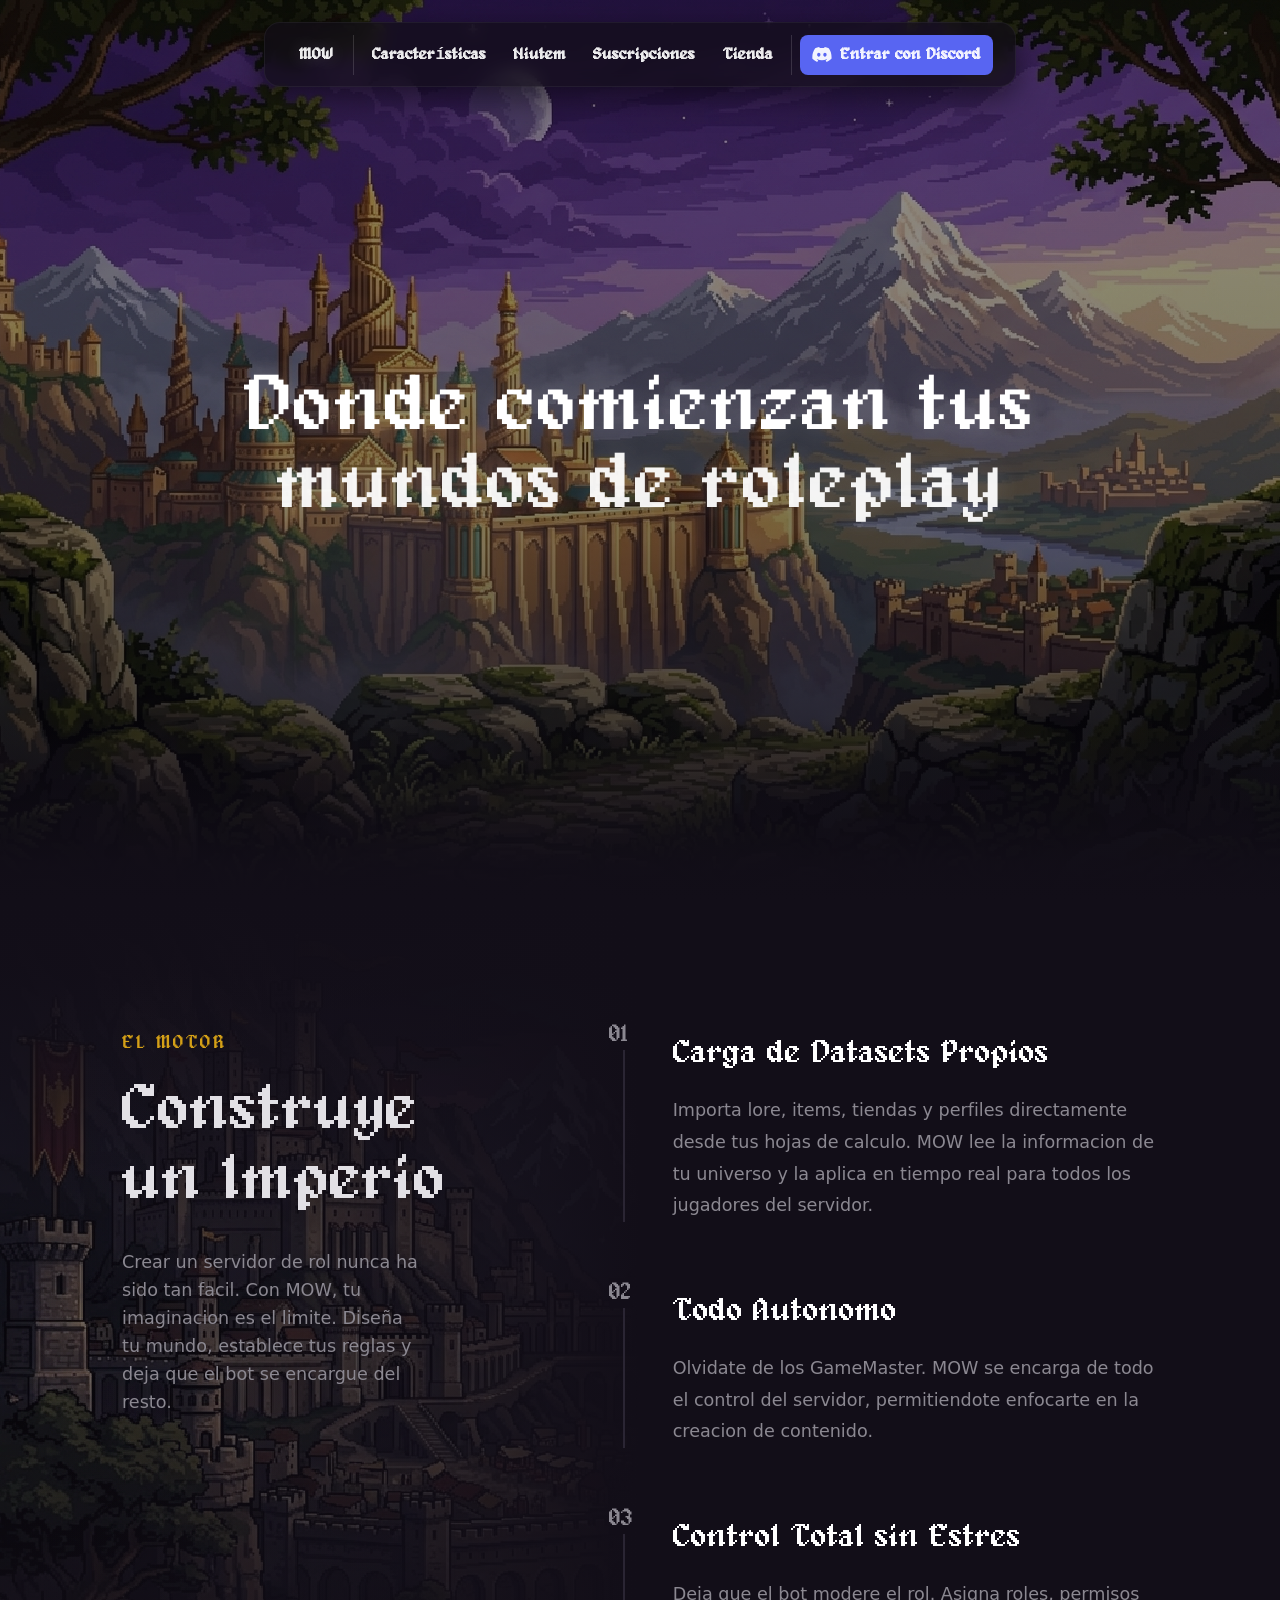
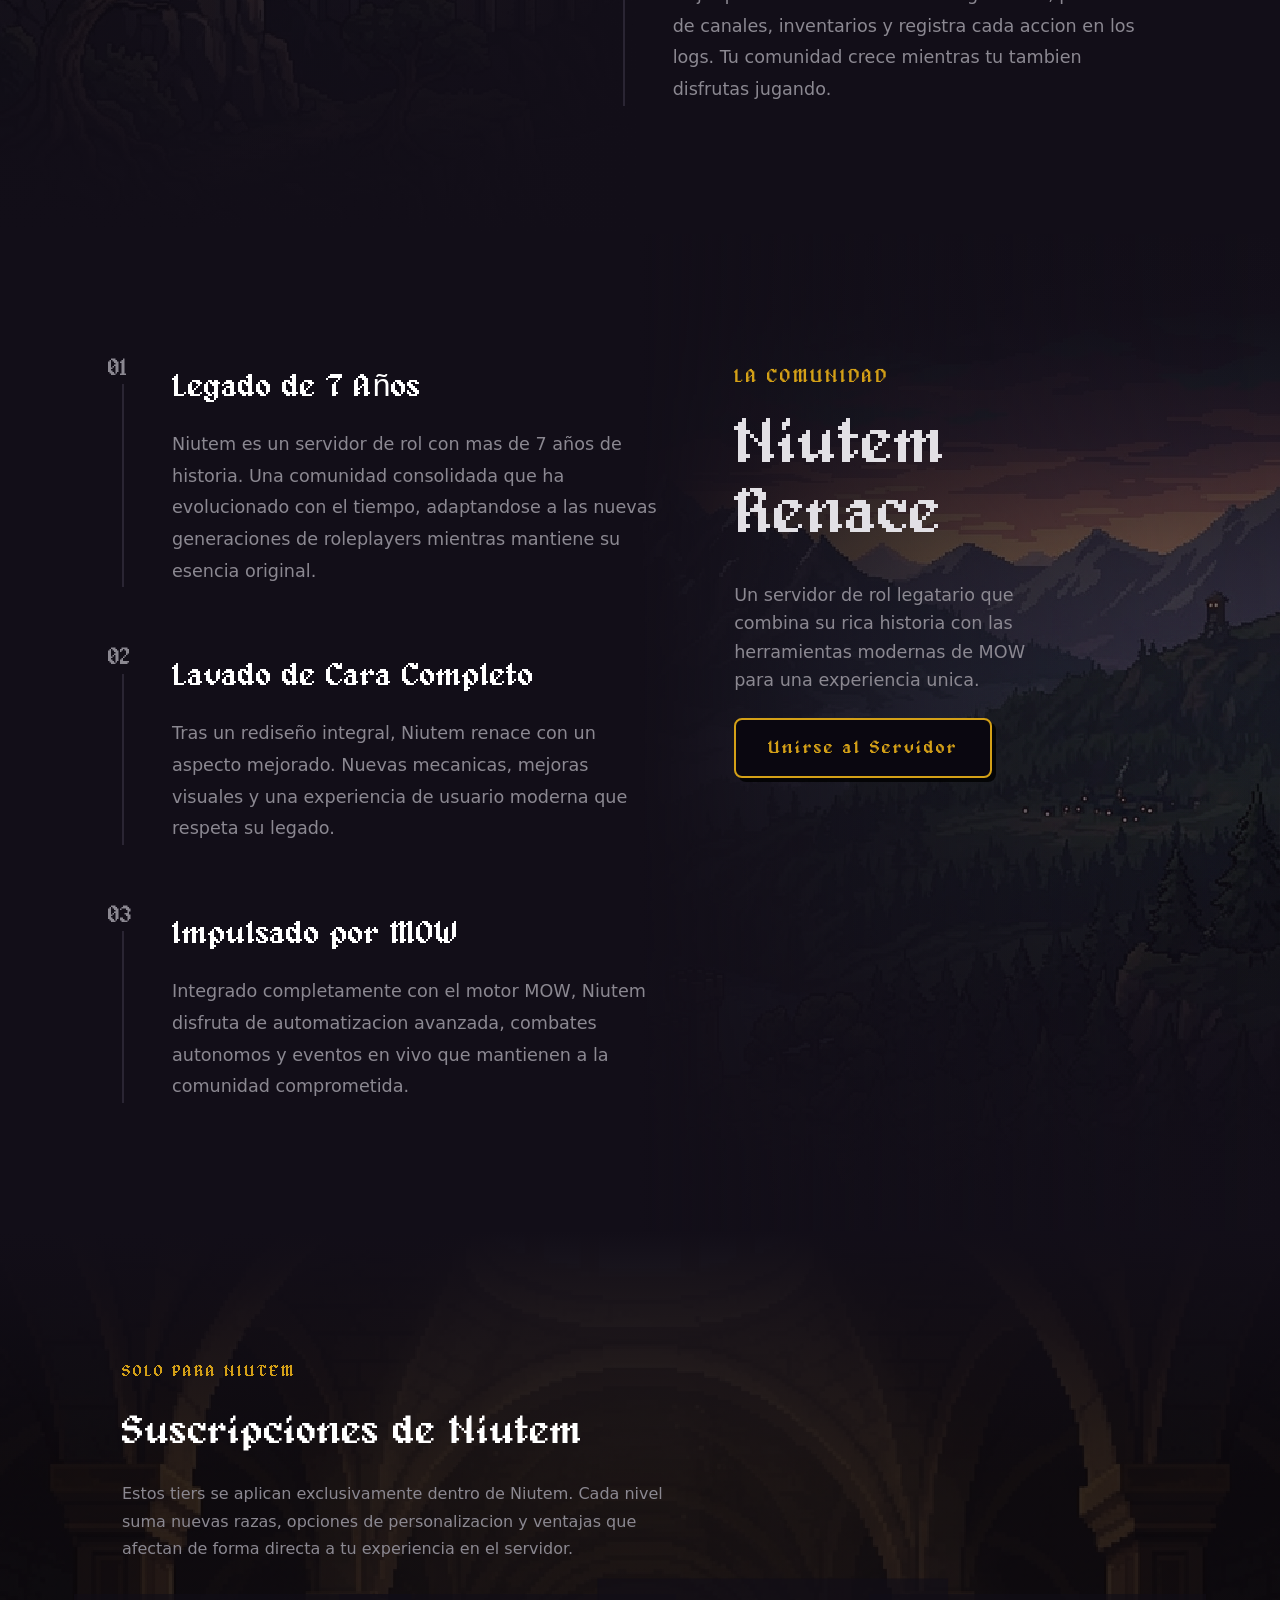
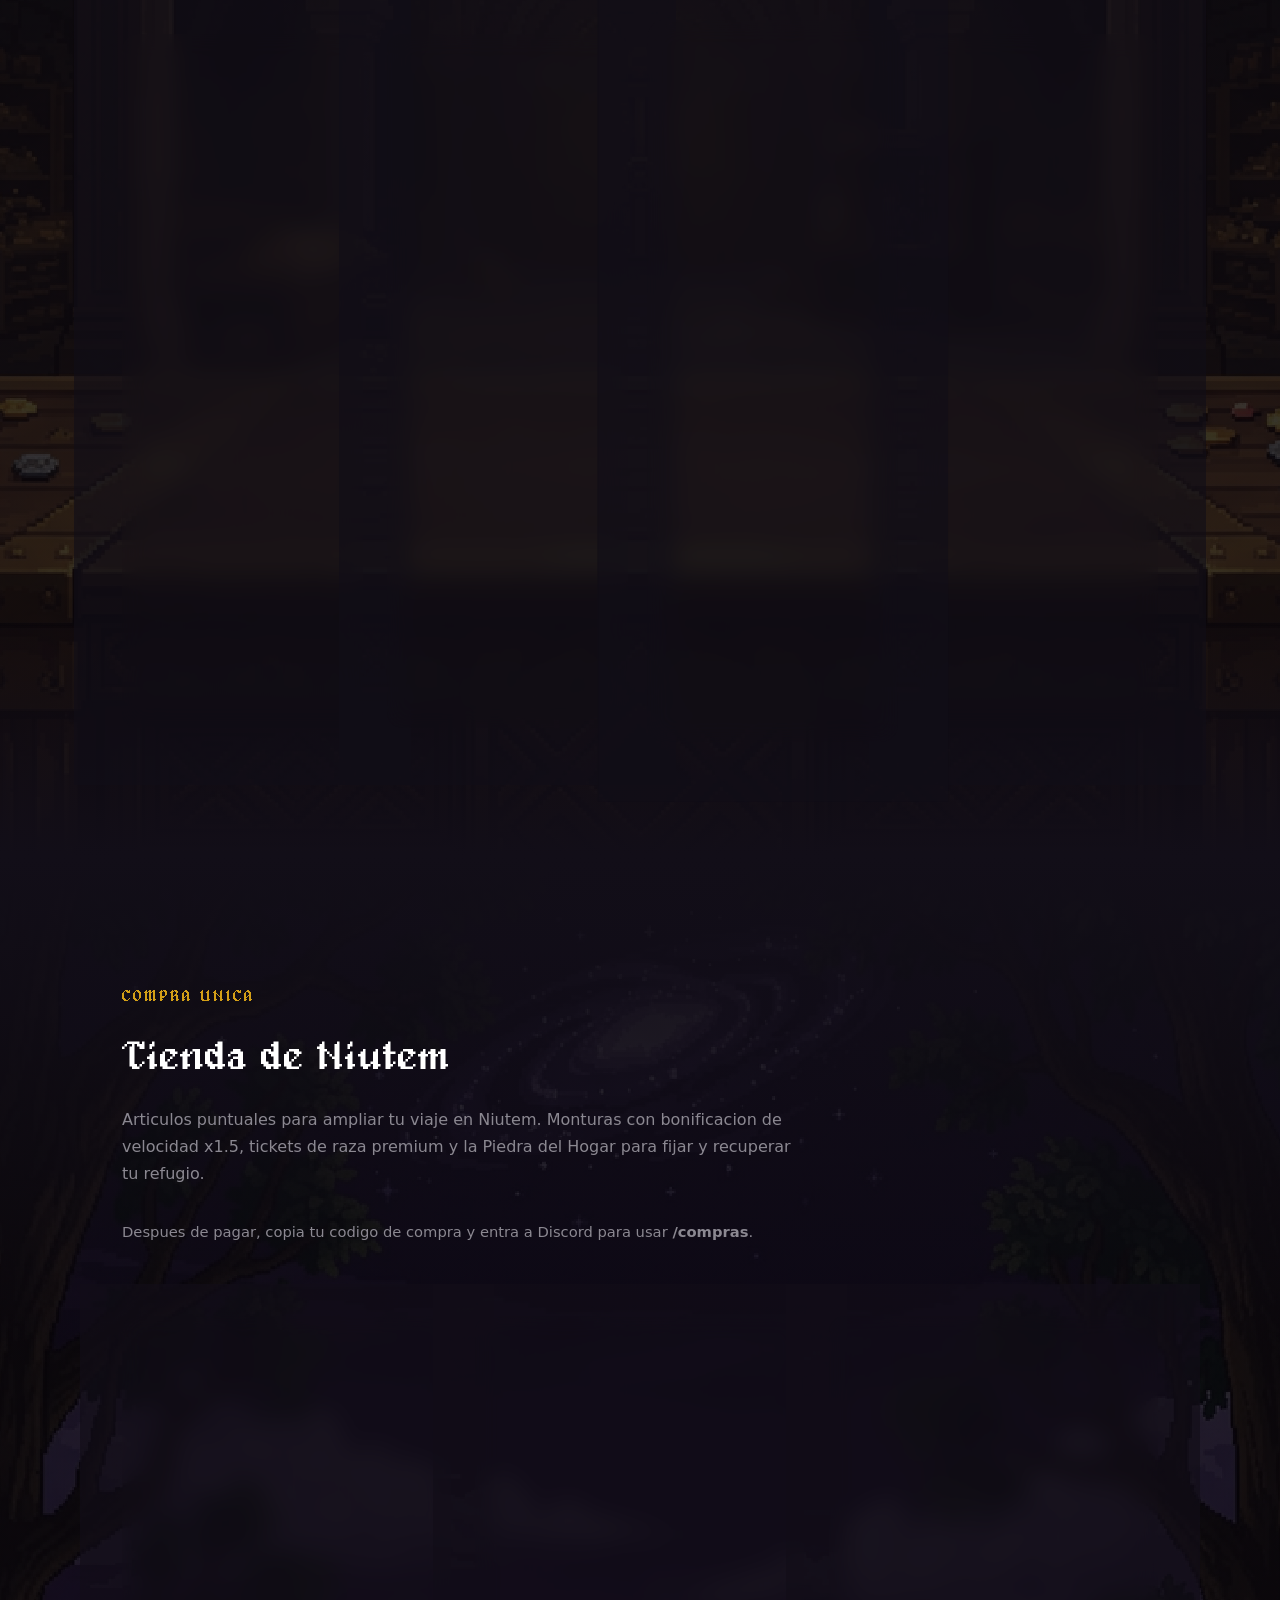
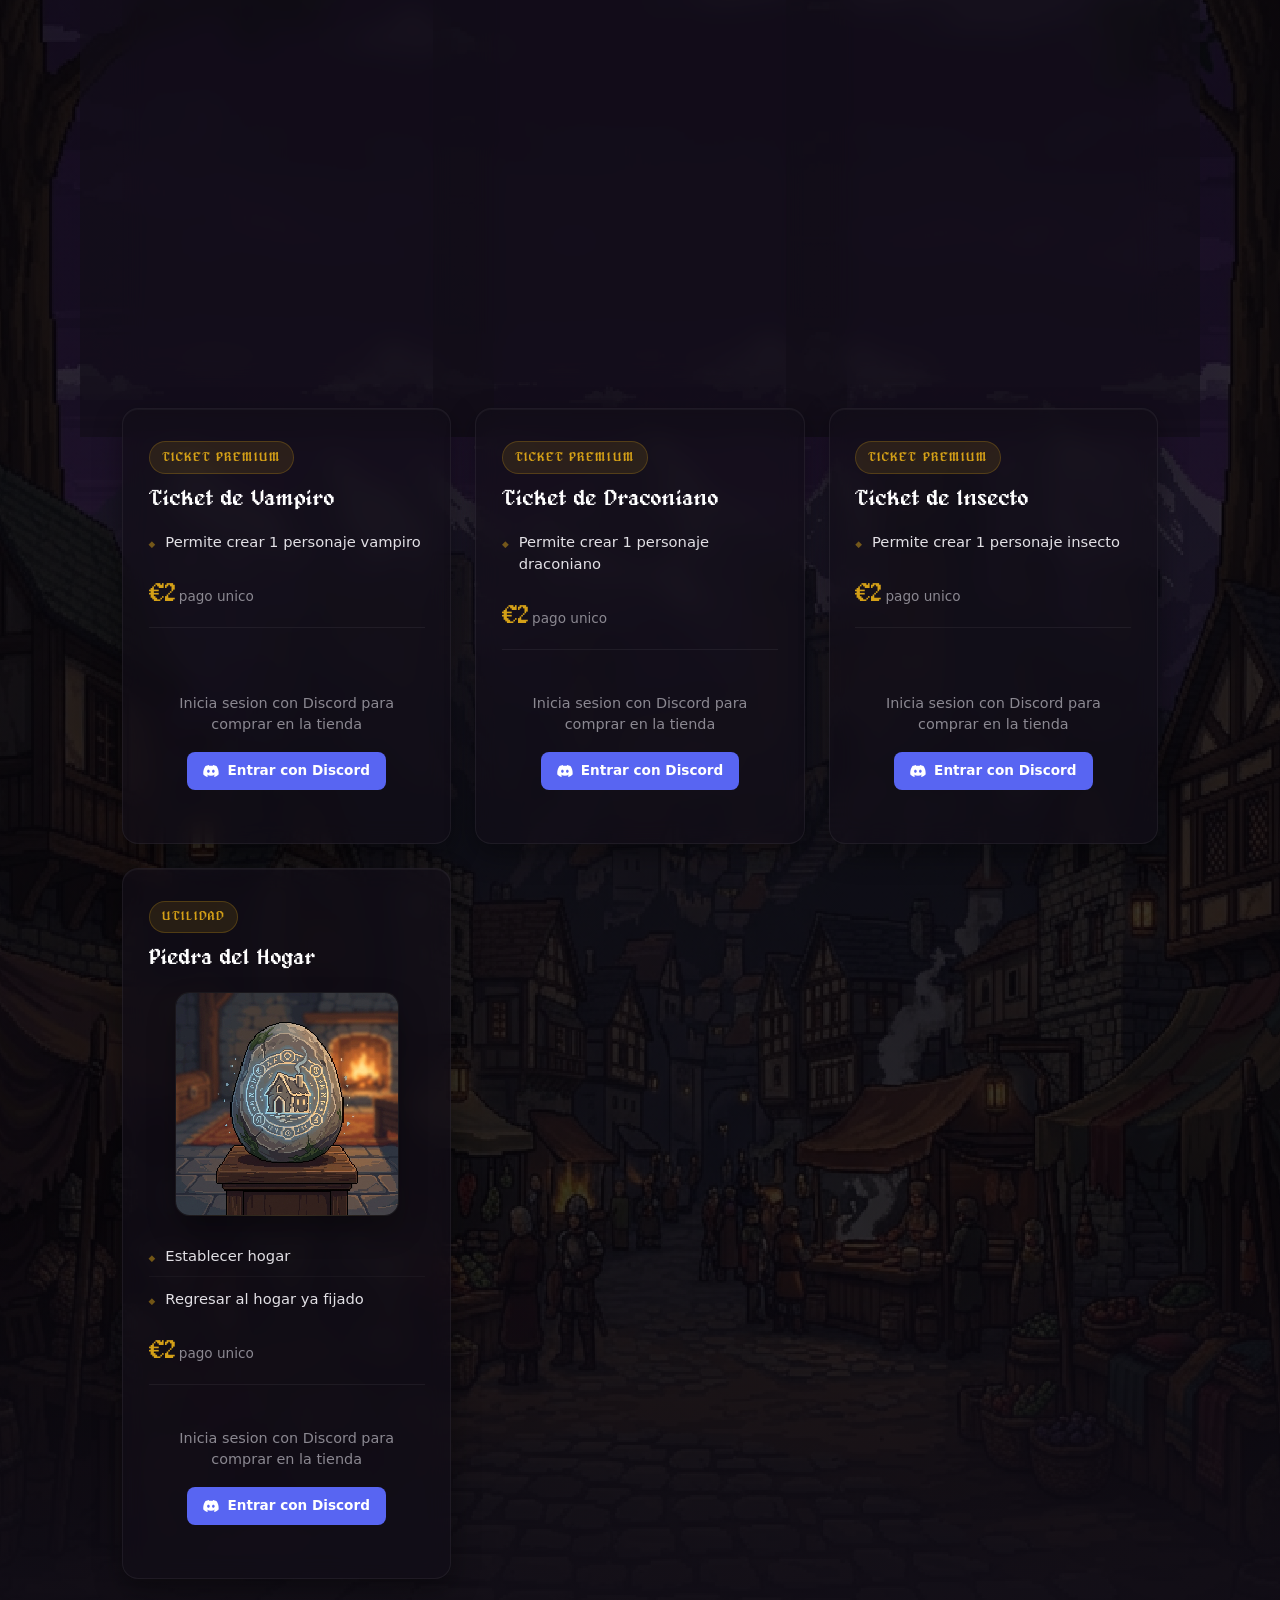
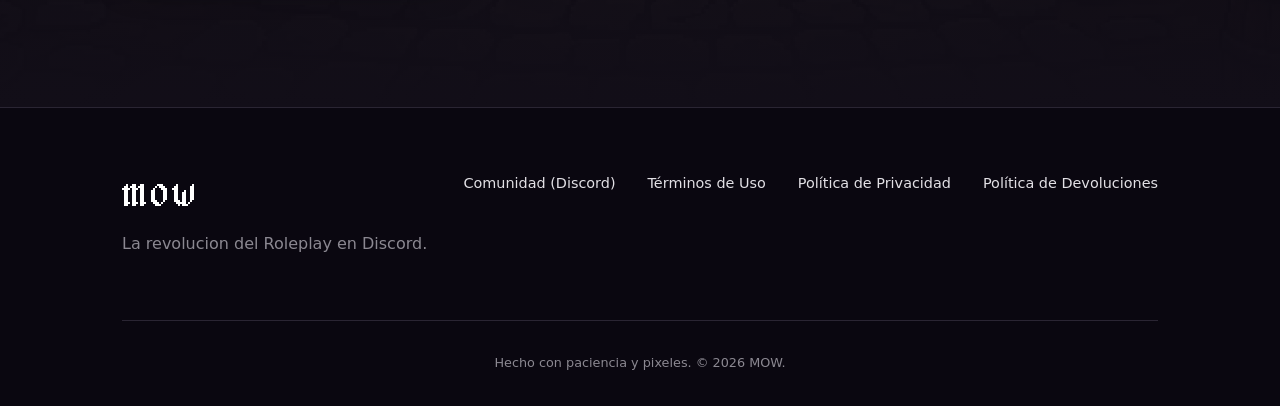
<file: index.html>
<!DOCTYPE html>
<html lang="es">

<head>
    <meta charset="UTF-8">
    <meta name="viewport" content="width=device-width, initial-scale=1.0">
    <meta name="description"
        content="MOW te ayuda a crear mundos de roleplay automatizados en Discord con econom&iacute;a, clases, eventos vivos y gesti&oacute;n avanzada del servidor.">
    <meta name="robots" content="index, follow, max-image-preview:large, max-snippet:-1, max-video-preview:-1">
    <meta name="author" content="MOW">
    <meta name="theme-color" content="#120e18">
    <link rel="canonical" href="https://www.moworld.dev/">
    <link rel="alternate" hreflang="es-ES" href="https://www.moworld.dev/">
    <link rel="preload" as="image" href="images/banner.jpg">
    <meta property="og:locale" content="es_ES">
    <meta property="og:type" content="website">
    <meta property="og:site_name" content="MOW">
    <meta property="og:title" content="MOW | Crea mundos de roleplay automatizados en Discord">
    <meta property="og:description"
        content="Automatiza econom&iacute;a, clases, eventos y gesti&oacute;n de servidores de roleplay en Discord con MOW.">
    <meta property="og:url" content="https://www.moworld.dev/">
    <meta property="og:image" content="https://www.moworld.dev/images/banner.jpg">
    <meta property="og:image:alt" content="Paisaje pixel art de un mundo de roleplay creado con MOW">
    <meta property="og:image:width" content="1284">
    <meta property="og:image:height" content="816">
    <meta name="twitter:card" content="summary_large_image">
    <meta name="twitter:title" content="MOW | Crea mundos de roleplay automatizados en Discord">
    <meta name="twitter:description"
        content="Automatiza econom&iacute;a, clases, eventos y gesti&oacute;n de servidores de roleplay en Discord con MOW.">
    <meta name="twitter:image" content="https://www.moworld.dev/images/banner.jpg">
    <meta name="twitter:image:alt" content="Paisaje pixel art de un mundo de roleplay creado con MOW">
    <title>MOW | Crea mundos de roleplay automatizados en Discord</title>
    <link rel="icon" type="image/png" href="images/favicon.png">
    <script type="application/ld+json">
        {
            "@context": "https://schema.org",
            "@graph": [
                {
                    "@type": "Organization",
                    "@id": "https://www.moworld.dev/#organization",
                    "name": "MOW",
                    "url": "https://www.moworld.dev/",
                    "logo": {
                        "@type": "ImageObject",
                        "url": "https://www.moworld.dev/images/favicon.png",
                        "width": 500,
                        "height": 500
                    }
                },
                {
                    "@type": "WebSite",
                    "@id": "https://www.moworld.dev/#website",
                    "url": "https://www.moworld.dev/",
                    "name": "MOW",
                    "inLanguage": "es-ES",
                    "description": "MOW te ayuda a crear mundos de roleplay automatizados en Discord con economia, clases, eventos vivos y gestion avanzada del servidor.",
                    "publisher": {
                        "@id": "https://www.moworld.dev/#organization"
                    }
                }
            ]
        }
    </script>
    <link rel="stylesheet" href="index.css">
</head>

<body>

    <!-- NAVBAR -->
    <nav class="navbar" id="navbar" aria-label="Navegaci&oacute;n principal">
        <div class="nav-container">
            <a href="#inicio" class="nav-logo nav-logo-mobile">MOW</a>
            <button class="nav-toggle" id="navToggle" aria-label="Abrir men&uacute;">
                <span></span><span></span><span></span>
            </button>
            <ul class="nav-links" id="navLinks">
                <li class="nav-brand-item"><a href="#inicio" class="nav-logo nav-logo-pill">MOW</a></li>
                <li><a href="#caracteristicas">Caracter&iacute;sticas</a></li>
                <li><a href="#niutem">Niutem</a></li>
                <li><a href="#Suscripciones">Suscripciones</a></li>
                <li><a href="#tienda">Tienda</a></li>
                <li class="nav-cta-item" id="discordLoginSlot"><a href="#" class="btn-discord-login"><svg width="20"
                            height="15" viewBox="0 0 71 55" fill="none">
                            <path
                                d="M60.1 4.9A58.5 58.5 0 0045.4.2a.2.2 0 00-.2.1 40.8 40.8 0 00-1.8 3.7 54 54 0 00-16.2 0A37.1 37.1 0 0025.4.3a.2.2 0 00-.2-.1A58.4 58.4 0 0010.5 5a.2.2 0 00-.1 0C1.5 18 -.9 30.6.3 43a.2.2 0 000 .2A58.7 58.7 0 0017.8 55a.2.2 0 00.3-.1 42 42 0 003.6-5.9.2.2 0 00-.1-.3 38.6 38.6 0 01-5.5-2.6.2.2 0 01 0-.4l1.1-.9a.2.2 0 01.2 0 42 42 0 0035.6 0 .2.2 0 01.2 0l1.1.9a.2.2 0 010 .3 36.3 36.3 0 01-5.5 2.7.2.2 0 00-.1.3 47.2 47.2 0 003.6 5.9.2.2 0 00.2 0A58.5 58.5 0 0070.3 43.2a.2.2 0 000-.1c1.4-14.7-2.4-27.4-10-38.2a.2.2 0 00-.2 0zM23.7 35.3c-3.3 0-6.1-3.1-6.1-6.9s2.7-6.9 6.1-6.9 6.2 3.1 6.1 6.9c0 3.8-2.7 6.9-6.1 6.9zm22.6 0c-3.3 0-6.1-3.1-6.1-6.9s2.7-6.9 6.1-6.9 6.2 3.1 6.1 6.9c0 3.8-2.7 6.9-6.1 6.9z"
                                fill="currentColor" />
                        </svg> Entrar con Discord</a></li>
            </ul>
        </div>
    </nav>

    <!-- HERO -->
    <header class="hero" id="inicio">
        <div class="hero-bg">
            <img src="images/banner.jpg" alt="Paisaje pixel art de un mundo de roleplay creado con MOW" width="1284"
                height="816" fetchpriority="high">
        </div>
        <div class="hero-particles" id="heroParticles"></div>

        <div class="hero-content">
            <div class="hero-copy">
                <h1 class="hero-title">Donde comienzan tus<br><span>mundos de roleplay</span></h1>
            </div>
        </div>

        <div class="hero-spacer"></div>
    </header>
    <main>

        <!-- MAIN FEATURES (Left Edge Background Image) -->
        <section class="section features-edge-bg-section" id="caracteristicas" aria-labelledby="features-title">
            <div class="features-edge-bg">
                <div class="features-edge-image-container">
                    <img src="images/imperio.png" alt="Escena pixel art de un imperio de roleplay gestionado con MOW"
                        width="1376" height="768" loading="lazy" decoding="async">
                    <div class="features-edge-gradient"></div>
                </div>
            </div>

            <div class="container position-relative">
                <div class="features-imposing-layout">
                    <div class="features-sticky-header">
                        <span class="features-eyebrow text-gold">EL MOTOR</span>
                        <h2 class="features-title" id="features-title">Construye<br>un Imperio</h2>
                        <p class="features-description">
                            Crear un servidor de rol nunca ha sido tan facil. Con MOW, tu imaginacion es el limite.
                            Dise&ntilde;a tu mundo, establece tus reglas y deja que el bot se encargue del resto.
                        </p>
                    </div>

                    <div class="features-list">
                        <div class="feature-block">
                            <div class="feature-number">01</div>
                            <h3>Carga de Datasets Propios</h3>
                            <p>Importa lore, items, tiendas y perfiles directamente desde tus hojas de calculo. MOW lee
                                la informacion de tu universo y la aplica en tiempo real para todos los jugadores del
                                servidor.</p>
                        </div>

                        <div class="feature-block">
                            <div class="feature-number">02</div>
                            <h3>Todo Autonomo</h3>
                            <p>Olvidate de los GameMaster. MOW se encarga de todo el control del servidor, permitiendote
                                enfocarte en la creacion de contenido.</p>
                        </div>

                        <div class="feature-block">
                            <div class="feature-number">03</div>
                            <h3>Control Total sin Estres</h3>
                            <p>Deja que el bot modere el rol. Asigna roles, permisos de canales, inventarios y registra
                                cada accion en los logs. Tu comunidad crece mientras tu tambien disfrutas jugando.</p>
                        </div>
                    </div>
                </div>
            </div>
        </section>

        <!-- NIUTEM SECTION (Right Edge Background Image) -->
        <section class="section features-edge-bg-section-right" id="niutem" aria-labelledby="community-title">
            <div class="features-edge-bg-right">
                <div class="features-edge-image-container">
                    <img src="images/imperio.png" alt="Escena pixel art del universo de Niutem" width="1376"
                        height="768" loading="lazy" decoding="async">
                    <div class="features-edge-gradient-right"></div>
                </div>
            </div>

            <div class="container position-relative">
                <div class="features-imposing-layout features-layout-reverse">
                    <div class="features-list">
                        <div class="feature-block">
                            <div class="feature-number">01</div>
                            <h3>Legado de 7 A&ntilde;os</h3>
                            <p>Niutem es un servidor de rol con mas de 7 a&ntilde;os de historia. Una comunidad
                                consolidada que ha evolucionado con el tiempo, adaptandose a las nuevas generaciones de
                                roleplayers mientras mantiene su esencia original.</p>
                        </div>

                        <div class="feature-block">
                            <div class="feature-number">02</div>
                            <h3>Lavado de Cara Completo</h3>
                            <p>Tras un redise&ntilde;o integral, Niutem renace con un aspecto mejorado. Nuevas
                                mecanicas, mejoras visuales y una experiencia de usuario moderna que respeta su legado.
                            </p>
                        </div>

                        <div class="feature-block">
                            <div class="feature-number">03</div>
                            <h3>Impulsado por MOW</h3>
                            <p>Integrado completamente con el motor MOW, Niutem disfruta de automatizacion avanzada,
                                combates autonomos y eventos en vivo que mantienen a la comunidad comprometida.</p>
                        </div>
                    </div>

                    <div class="features-sticky-header">
                        <span class="features-eyebrow text-gold">LA COMUNIDAD</span>
                        <h2 class="features-title" id="community-title">Niutem<br>Renace</h2>
                        <p class="features-description">
                            Un servidor de rol legatario que combina su rica historia con las herramientas modernas de
                            MOW para una experiencia unica.
                        </p>
                        <a href="https://discord.gg/8uabM7sakw" target="_blank" rel="noopener noreferrer"
                            class="btn-rpg" style="margin-top: 1.5rem;">Unirse al Servidor</a>
                    </div>
                </div>
            </div>
        </section>

        <!-- NIUTEM TIERS -->
        <section class="section-with-bg" id="Suscripciones" aria-labelledby="pricing-title">
            <div class="section-bg-image">
                <img src="images/tesoreria.png"
                    alt="Tesorer&iacute;a pixel art con recompensas y suscripciones de Niutem" width="1376" height="768"
                    loading="lazy" decoding="async">
            </div>
            <div class="section-bg-overlay"></div>
            <div class="container" style="position: relative; z-index: 2;">
                <div class="pricing-showcase">
                    <div class="pricing-info">
                        <span class="pricing-kicker text-gold">SOLO PARA NIUTEM</span>
                        <h2 id="pricing-title">Suscripciones de Niutem</h2>
                        <p>Estos tiers se aplican exclusivamente dentro de Niutem. Cada nivel suma nuevas razas,
                            opciones de personalizacion y ventajas que afectan de forma directa a tu experiencia en el
                            servidor.</p>
                    </div>
                    <div id="billingStatus" class="billing-status" hidden></div>

                    <div class="tier-grid">
                        <article class="tier-box glass-card">
                            <h3 class="tier-name">Novice</h3>
                            <div class="tier-price-block">
                                <span class="tier-amount">$1</span>
                                <span class="tier-period">/mes</span>
                            </div>
                            <ul class="tier-list">
                                <li>1 Ticket de Vampiro al mes</li>
                            </ul>
                            <div id="paypal-button-container-tier1" class="paypal-tier-container"
                                data-paypal-plan-id="P-2KJ10306R8130061BNHBSCOA" data-paypal-tier="Novice"></div>
                        </article>

                        <article class="tier-box glass-card">
                            <h3 class="tier-name">Adeptus</h3>
                            <div class="tier-price-block">
                                <span class="tier-amount">$3</span>
                                <span class="tier-period">/mes</span>
                            </div>
                            <ul class="tier-list">
                                <li>Incluye todo lo del Tier 1</li>
                                <li>1 Ticket de Draconiano al mes</li>
                                <li>1 Piedra del Hogar al mes</li>
                                <li>Canal exclusivo para suscriptores</li>
                                <li>Personalizar un item existente</li>
                            </ul>
                            <div id="paypal-button-container-tier2" class="paypal-tier-container"
                                data-paypal-plan-id="P-4UE391120K964305JNHBSC7A" data-paypal-tier="Adeptus"></div>
                        </article>

                        <article class="tier-box glass-card tier-popular">
                            <div class="tier-corner-badge"><span>🔥</span> Popular</div>
                            <h3 class="tier-name">Magister</h3>
                            <div class="tier-price-block">
                                <span class="tier-amount">$6</span>
                                <span class="tier-period">/mes</span>
                            </div>
                            <ul class="tier-list">
                                <li>Incluye todo lo del Tier 2</li>
                                <li>1 Ticket de Insecto al mes</li>
                                <li>Volver un item no unico en no robable</li>
                                <li>2 Piedras del Hogar al mes</li>
                            </ul>
                            <div id="paypal-button-container-tier3" class="paypal-tier-container"
                                data-paypal-plan-id="P-38W417536C4778915NHBSD3A" data-paypal-tier="Magister"></div>
                        </article>

                        <article class="tier-box glass-card">
                            <h3 class="tier-name">Imperator</h3>
                            <div class="tier-price-block">
                                <span class="tier-amount">$10</span>
                                <span class="tier-period">/mes</span>
                            </div>
                            <ul class="tier-list">
                                <li>Incluye todo lo del Tier 3</li>
                                <li>3 Piedras del Hogar al mes</li>
                                <li>Elegir que actualizaciones tendran prioridad</li>
                                <li>Crear el craft de un item personalizado propio</li>
                            </ul>
                            <div id="paypal-button-container-tier4" class="paypal-tier-container"
                                data-paypal-plan-id="P-8BY60031BX901473TNHBSEFY" data-paypal-tier="Imperator"></div>
                        </article>
                    </div>
                </div>
            </div>
        </section>

        <section class="section-with-bg store-section" id="tienda" aria-labelledby="store-title">
            <div class="section-bg-image">
                <img src="images/tienda.png" alt="Interior pixel art de una tienda de Niutem con articulos exclusivos"
                    width="1376" height="768" loading="lazy" decoding="async">
            </div>
            <div class="section-bg-overlay"></div>
            <div class="container" style="position: relative; z-index: 2;">
                <div class="pricing-showcase store-showcase">
                    <div class="pricing-info store-info">
                        <span class="pricing-kicker text-gold">COMPRA UNICA</span>
                        <h2 id="store-title">Tienda de Niutem</h2>
                        <p>Articulos puntuales para ampliar tu viaje en Niutem. Monturas con bonificacion de velocidad
                            x1.5, tickets de raza premium y la Piedra del Hogar para fijar y recuperar tu refugio.</p>
                        <p class="store-helper">Despues de pagar, copia tu codigo de compra y entra a Discord para usar
                            <strong>/compras</strong>.</p>
                    </div>
                    <div id="storeStatus" class="billing-status" hidden></div>

                    <div class="store-grid" aria-label="Productos de la tienda de Niutem">
                        <article class="store-item glass-card">
                            <span class="store-type">Montura</span>
                            <h3 class="tier-name">Lobo Sombrio</h3>
                            <div class="store-item-media">
                                <img src="images/shadow-wolf-mount.jpg" alt="Lobo Sombrio, montura de Niutem"
                                    loading="lazy" decoding="async">
                            </div>
                            <ul class="tier-list">
                                <li>Velocidad de viaje x1.5</li>
                            </ul>
                            <div class="tier-price-block">
                                <span class="tier-amount">&euro;5</span>
                                <span class="tier-period">pago unico</span>
                            </div>
                            <div id="paypal-button-container-store-shadow-wolf" class="paypal-store-container"
                                data-product-id="mount-shadow-wolf" data-product-name="Montura: Lobo Sombrio"
                                data-product-price="5.00" data-product-currency="EUR"></div>
                        </article>

                        <article class="store-item glass-card">
                            <span class="store-type">Montura</span>
                            <h3 class="tier-name">Jabali de Cieno</h3>
                            <div class="store-item-media">
                                <img src="images/mire-boar-mount.jpg" alt="Jabali de Cieno, montura de Niutem"
                                    loading="lazy" decoding="async">
                            </div>
                            <ul class="tier-list">
                                <li>Velocidad de viaje x1.5</li>
                            </ul>
                            <div class="tier-price-block">
                                <span class="tier-amount">&euro;5</span>
                                <span class="tier-period">pago unico</span>
                            </div>
                            <div id="paypal-button-container-store-mire-boar" class="paypal-store-container"
                                data-product-id="mount-mire-boar" data-product-name="Montura: Jabali de Cieno"
                                data-product-price="5.00" data-product-currency="EUR"></div>
                        </article>

                        <article class="store-item glass-card">
                            <span class="store-type">Montura</span>
                            <h3 class="tier-name">Ciervo de Ceniza</h3>
                            <div class="store-item-media">
                                <img src="images/ash-hart-mount.jpg" alt="Ciervo de Ceniza, montura de Niutem"
                                    loading="lazy" decoding="async">
                            </div>
                            <ul class="tier-list">
                                <li>Velocidad de viaje x1.5</li>
                            </ul>
                            <div class="tier-price-block">
                                <span class="tier-amount">&euro;5</span>
                                <span class="tier-period">pago unico</span>
                            </div>
                            <div id="paypal-button-container-store-ash-hart" class="paypal-store-container"
                                data-product-id="mount-ash-hart" data-product-name="Montura: Ciervo de Ceniza"
                                data-product-price="5.00" data-product-currency="EUR"></div>
                        </article>

                        <article class="store-item glass-card">
                            <span class="store-type">Ticket premium</span>
                            <h3 class="tier-name">Ticket de Vampiro</h3>
                            <ul class="tier-list">
                                <li>Permite crear 1 personaje vampiro</li>
                            </ul>
                            <div class="tier-price-block">
                                <span class="tier-amount">&euro;2</span>
                                <span class="tier-period">pago unico</span>
                            </div>
                            <div id="paypal-button-container-store-race-vamp" class="paypal-store-container"
                                data-product-id="race-ticket-vamp" data-product-name="Ticket de Vampiro"
                                data-product-price="2.00" data-product-currency="EUR"></div>
                        </article>

                        <article class="store-item glass-card">
                            <span class="store-type">Ticket premium</span>
                            <h3 class="tier-name">Ticket de Draconiano</h3>
                            <ul class="tier-list">
                                <li>Permite crear 1 personaje draconiano</li>
                            </ul>
                            <div class="tier-price-block">
                                <span class="tier-amount">&euro;2</span>
                                <span class="tier-period">pago unico</span>
                            </div>
                            <div id="paypal-button-container-store-race-derg" class="paypal-store-container"
                                data-product-id="race-ticket-derg" data-product-name="Ticket de Draconiano"
                                data-product-price="2.00" data-product-currency="EUR"></div>
                        </article>

                        <article class="store-item glass-card">
                            <span class="store-type">Ticket premium</span>
                            <h3 class="tier-name">Ticket de Insecto</h3>
                            <ul class="tier-list">
                                <li>Permite crear 1 personaje insecto</li>
                            </ul>
                            <div class="tier-price-block">
                                <span class="tier-amount">&euro;2</span>
                                <span class="tier-period">pago unico</span>
                            </div>
                            <div id="paypal-button-container-store-race-bug" class="paypal-store-container"
                                data-product-id="race-ticket-bug" data-product-name="Ticket de Insecto"
                                data-product-price="2.00" data-product-currency="EUR"></div>
                        </article>

                        <article class="store-item glass-card">
                            <span class="store-type">Utilidad</span>
                            <h3 class="tier-name">Piedra del Hogar</h3>
                            <div class="store-item-media">
                                <img src="images/hearthstone.jpg" alt="Piedra del Hogar de Niutem" loading="lazy"
                                    decoding="async">
                            </div>
                            <ul class="tier-list">
                                <li>Establecer hogar</li>
                                <li>Regresar al hogar ya fijado</li>
                            </ul>
                            <div class="tier-price-block">
                                <span class="tier-amount">&euro;2</span>
                                <span class="tier-period">pago unico</span>
                            </div>
                            <div id="paypal-button-container-store-hearthstone" class="paypal-store-container"
                                data-product-id="hearthstone" data-product-name="Piedra del Hogar"
                                data-product-price="2.00" data-product-currency="EUR"></div>
                        </article>
                    </div>
                </div>
            </div>
        </section>
    </main>

    <!-- FOOTER -->
    <footer class="footer">
        <div class="container">
            <div class="footer-grid">
                <div class="footer-brand">
                    <h2>MOW</h2>
                    <p>La revolucion del Roleplay en Discord.</p>
                </div>
                <div class="footer-links">
                    <a href="https://discord.gg/8uabM7sakw" target="_blank" rel="noopener noreferrer">Comunidad
                        (Discord)</a>
                    <a href="terminos-de-uso.html">T&eacute;rminos de Uso</a>
                    <a href="politica-privacidad.html">Pol&iacute;tica de Privacidad</a>
                    <a href="politica-devoluciones.html">Pol&iacute;tica de Devoluciones</a>
                </div>
            </div>
            <div class="footer-bottom">
                <p>Hecho con paciencia y pixeles. &copy; 2026 MOW.</p>
            </div>
        </div>
    </footer>

    <script
        src="https://www.paypal.com/sdk/js?client-id=AQHB15zh89MYXNedFDgNwhKow8punSh8_bufo4EkvJfCBm-2lFeNPynKwJ0CjEj3Xhb8BB1spWysKGC1&vault=true&intent=subscription"
        data-sdk-integration-source="button-factory"></script>
    <script
        src="https://www.paypal.com/sdk/js?client-id=AQHB15zh89MYXNedFDgNwhKow8punSh8_bufo4EkvJfCBm-2lFeNPynKwJ0CjEj3Xhb8BB1spWysKGC1&currency=EUR&intent=capture&components=buttons"
        data-namespace="paypalStore" data-sdk-integration-source="button-factory"></script>
    <script src="script.js"></script>
</body>

</html>
</file>
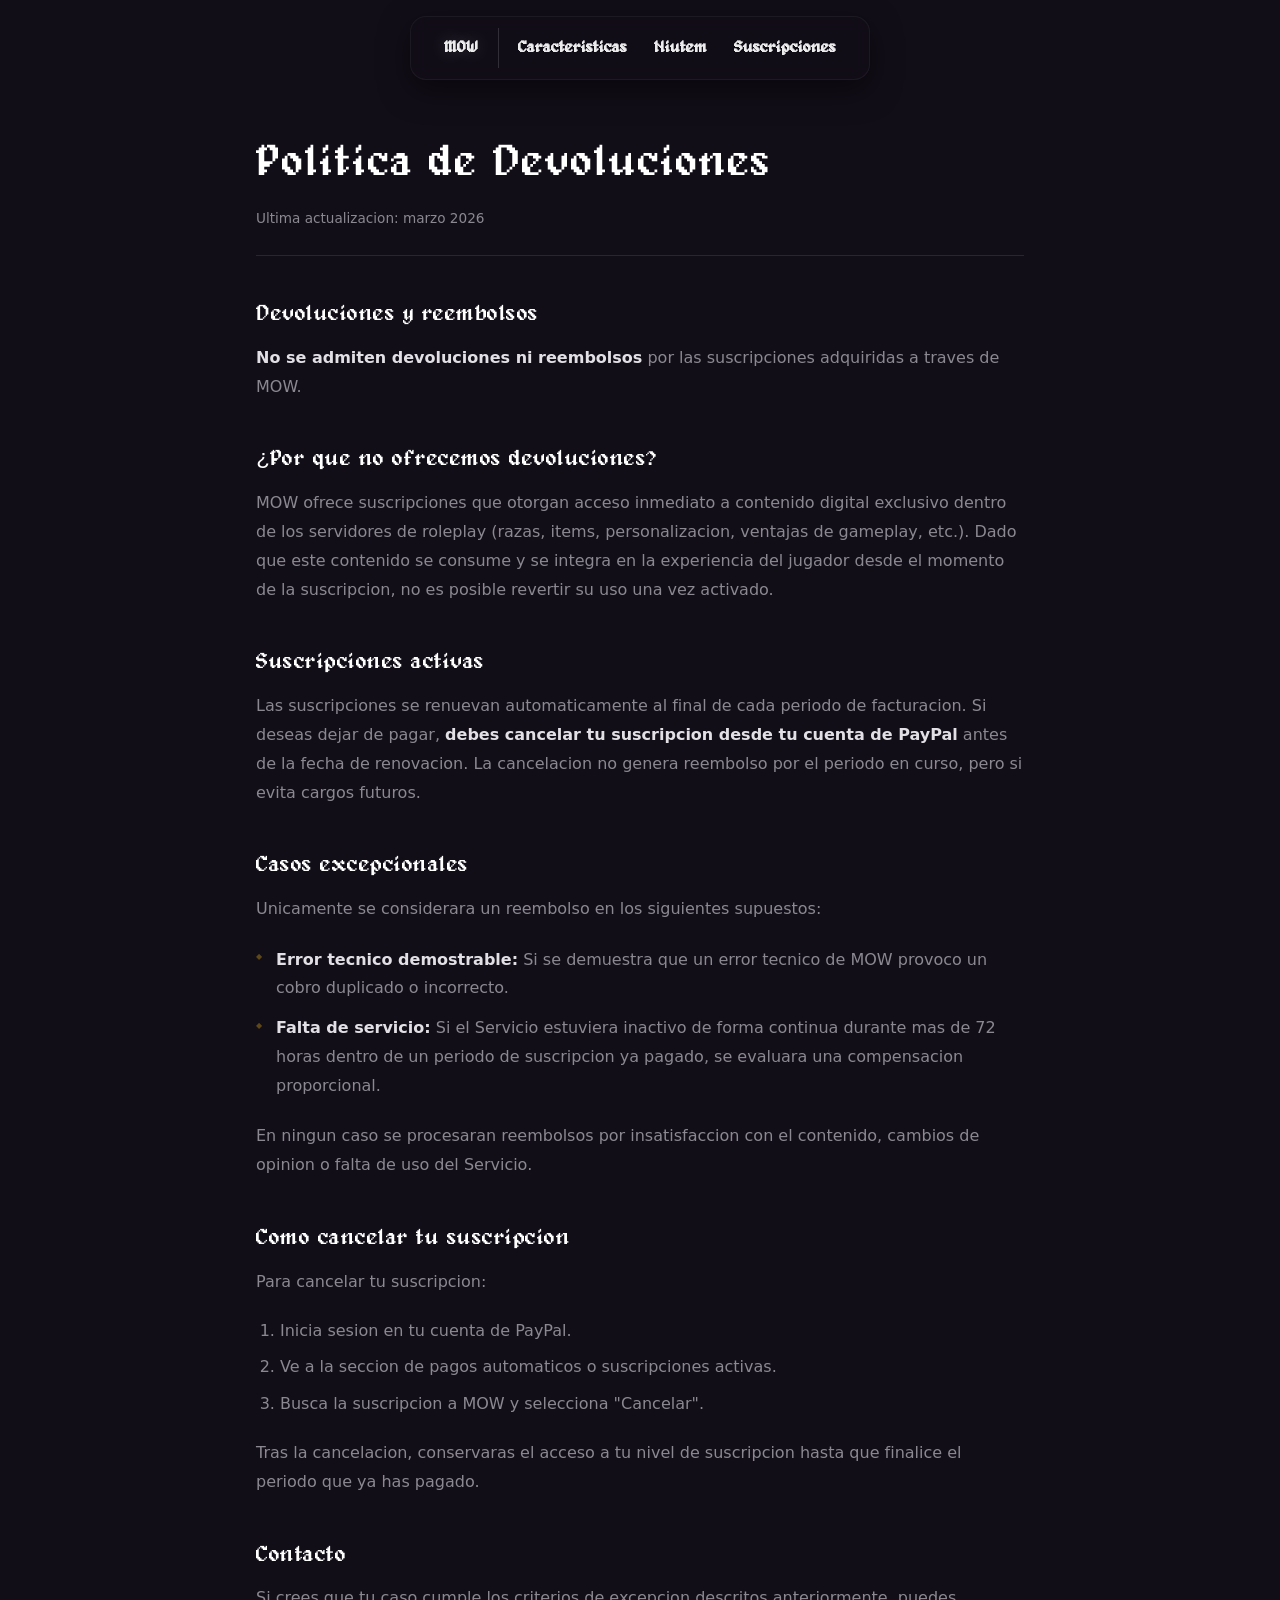
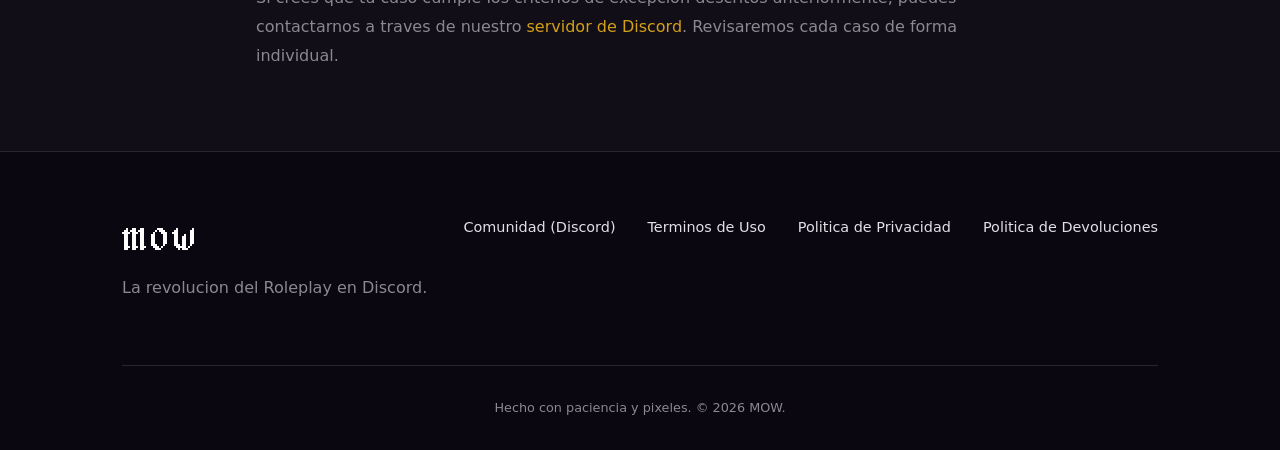
<file: politica-devoluciones.html>
<!DOCTYPE html>
<html lang="es">
<head>
    <meta charset="UTF-8">
    <meta name="viewport" content="width=device-width, initial-scale=1.0">
    <meta name="description" content="Politica de Devoluciones de MOW - Informacion sobre devoluciones y reembolsos de suscripciones.">
    <meta name="robots" content="index, follow">
    <link rel="canonical" href="https://www.moworld.dev/politica-devoluciones.html">
    <title>Politica de Devoluciones | MOW</title>
    <link rel="icon" type="image/png" href="images/favicon.png">
    <link rel="stylesheet" href="index.css">
</head>
<body>

<!-- NAVBAR -->
<nav class="navbar scrolled" aria-label="Navegacion principal">
    <div class="nav-container">
        <a href="index.html" class="nav-logo nav-logo-mobile">MOW</a>
        <ul class="nav-links" style="display:flex;">
            <li class="nav-brand-item"><a href="index.html" class="nav-logo nav-logo-pill">MOW</a></li>
            <li><a href="index.html#caracteristicas">Caracteristicas</a></li>
            <li><a href="index.html#niutem">Niutem</a></li>
            <li><a href="index.html#Suscripciones">Suscripciones</a></li>
        </ul>
    </div>
</nav>

<main class="legal-page">
    <div class="container">
        <div class="legal-content">
            <h1>Politica de Devoluciones</h1>
            <p class="legal-updated">Ultima actualizacion: marzo 2026</p>

            <h2>Devoluciones y reembolsos</h2>
            <p><strong>No se admiten devoluciones ni reembolsos</strong> por las suscripciones adquiridas a traves de MOW.</p>

            <h2>¿Por que no ofrecemos devoluciones?</h2>
            <p>MOW ofrece suscripciones que otorgan acceso inmediato a contenido digital exclusivo dentro de los servidores de roleplay (razas, items, personalizacion, ventajas de gameplay, etc.). Dado que este contenido se consume y se integra en la experiencia del jugador desde el momento de la suscripcion, no es posible revertir su uso una vez activado.</p>

            <h2>Suscripciones activas</h2>
            <p>Las suscripciones se renuevan automaticamente al final de cada periodo de facturacion. Si deseas dejar de pagar, <strong>debes cancelar tu suscripcion desde tu cuenta de PayPal</strong> antes de la fecha de renovacion. La cancelacion no genera reembolso por el periodo en curso, pero si evita cargos futuros.</p>

            <h2>Casos excepcionales</h2>
            <p>Unicamente se considerara un reembolso en los siguientes supuestos:</p>
            <ul>
                <li><strong>Error tecnico demostrable:</strong> Si se demuestra que un error tecnico de MOW provoco un cobro duplicado o incorrecto.</li>
                <li><strong>Falta de servicio:</strong> Si el Servicio estuviera inactivo de forma continua durante mas de 72 horas dentro de un periodo de suscripcion ya pagado, se evaluara una compensacion proporcional.</li>
            </ul>
            <p>En ningun caso se procesaran reembolsos por insatisfaccion con el contenido, cambios de opinion o falta de uso del Servicio.</p>

            <h2>Como cancelar tu suscripcion</h2>
            <p>Para cancelar tu suscripcion:</p>
            <ol>
                <li>Inicia sesion en tu cuenta de PayPal.</li>
                <li>Ve a la seccion de pagos automaticos o suscripciones activas.</li>
                <li>Busca la suscripcion a MOW y selecciona "Cancelar".</li>
            </ol>
            <p>Tras la cancelacion, conservaras el acceso a tu nivel de suscripcion hasta que finalice el periodo que ya has pagado.</p>

            <h2>Contacto</h2>
            <p>Si crees que tu caso cumple los criterios de excepcion descritos anteriormente, puedes contactarnos a traves de nuestro <a href="https://discord.gg/8uabM7sakw" target="_blank" rel="noopener noreferrer">servidor de Discord</a>. Revisaremos cada caso de forma individual.</p>
        </div>
    </div>
</main>

<!-- FOOTER -->
<footer class="footer">
    <div class="container">
        <div class="footer-grid">
            <div class="footer-brand">
                <h2>MOW</h2>
                <p>La revolucion del Roleplay en Discord.</p>
            </div>
            <div class="footer-links">
                <a href="https://discord.gg/8uabM7sakw" target="_blank" rel="noopener noreferrer">Comunidad (Discord)</a>
                <a href="terminos-de-uso.html">Terminos de Uso</a>
                <a href="politica-privacidad.html">Politica de Privacidad</a>
                <a href="politica-devoluciones.html">Politica de Devoluciones</a>
            </div>
        </div>
        <div class="footer-bottom">
            <p>Hecho con paciencia y pixeles. &copy; 2026 MOW.</p>
        </div>
    </div>
</footer>

</body>
</html>
</file>
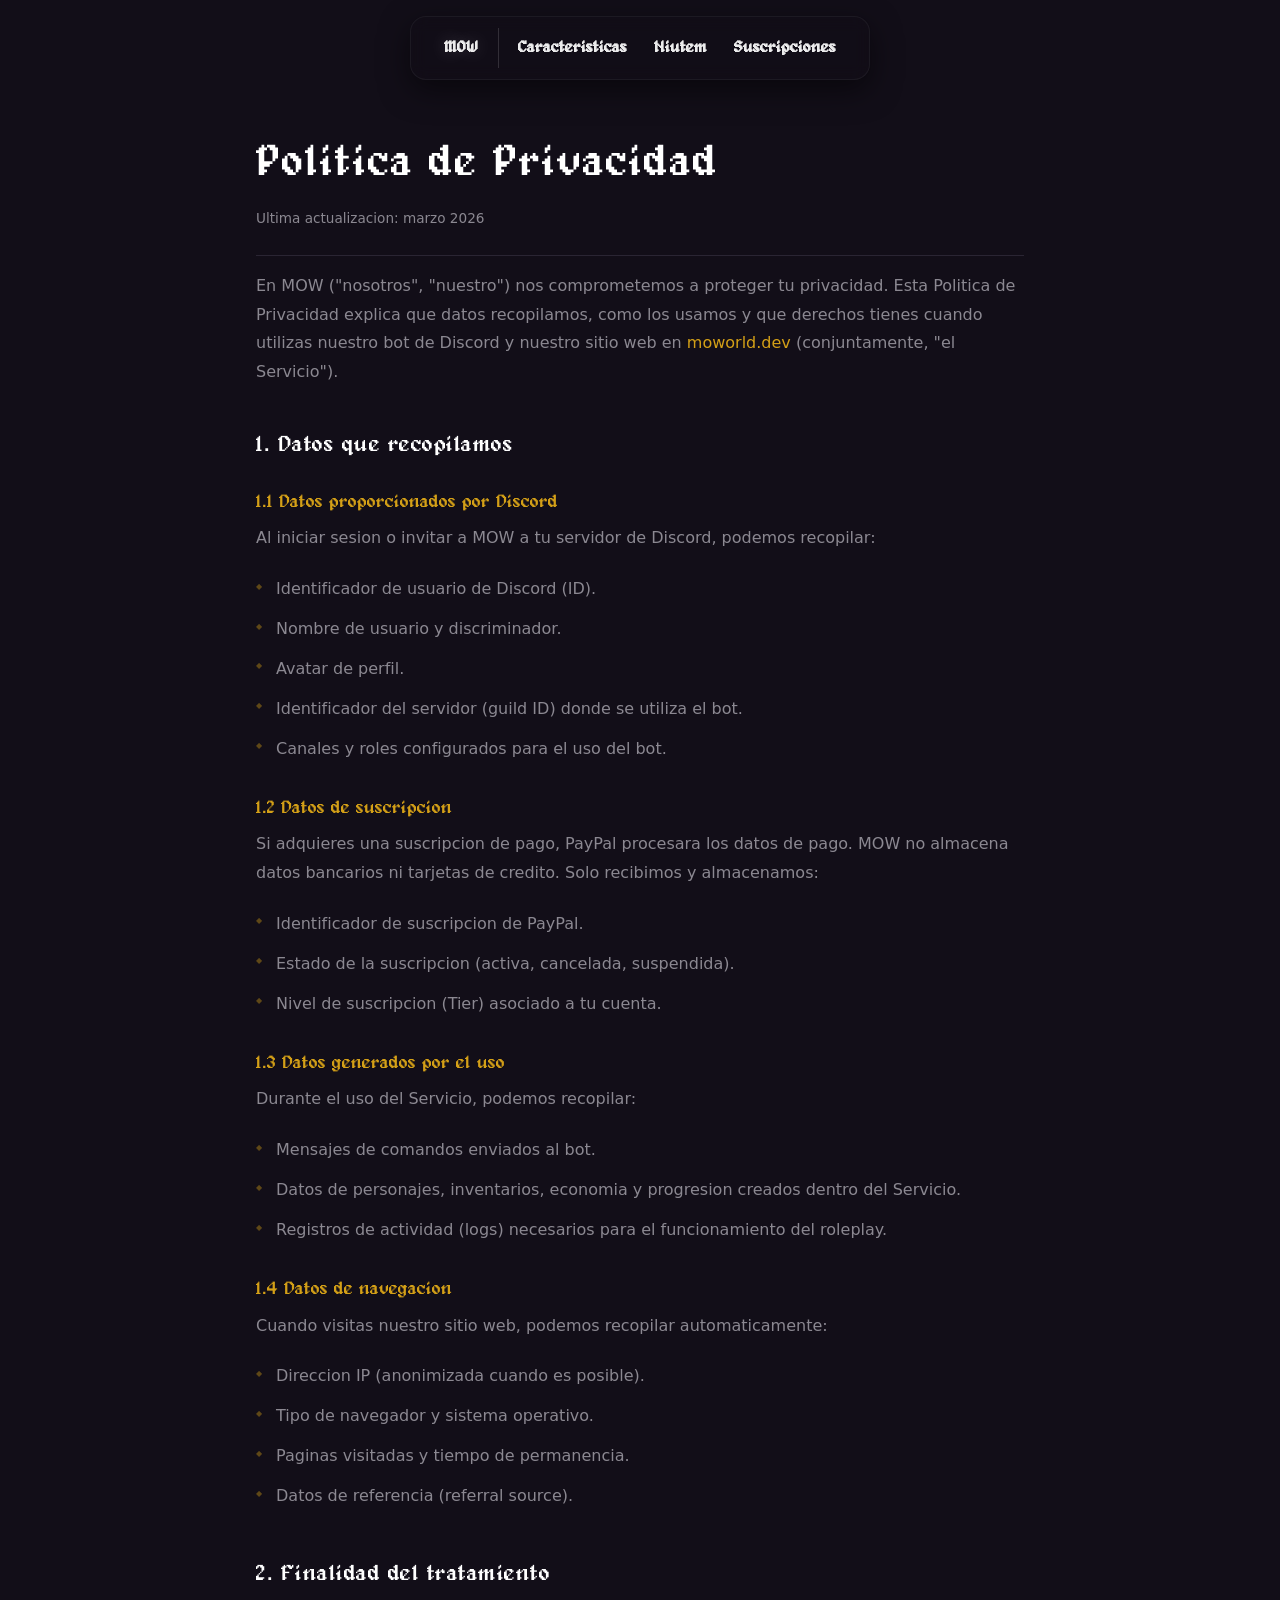
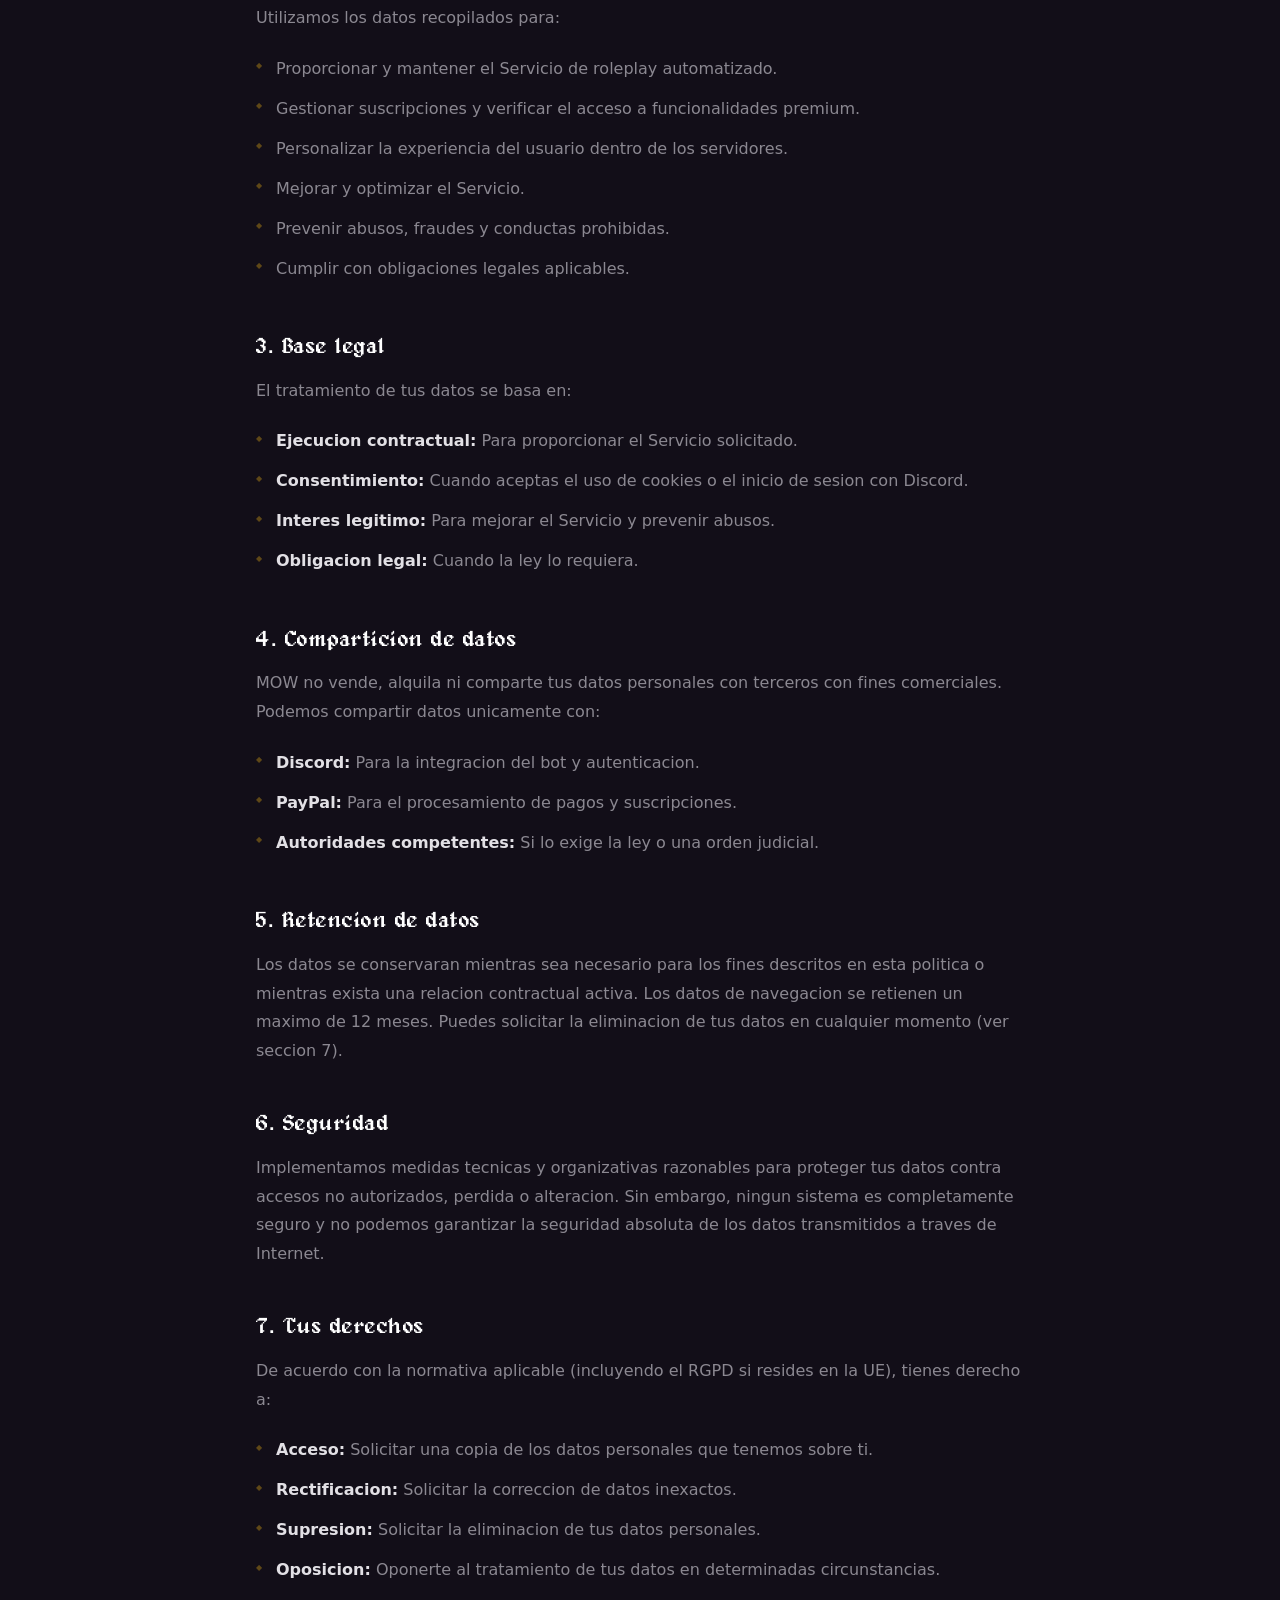
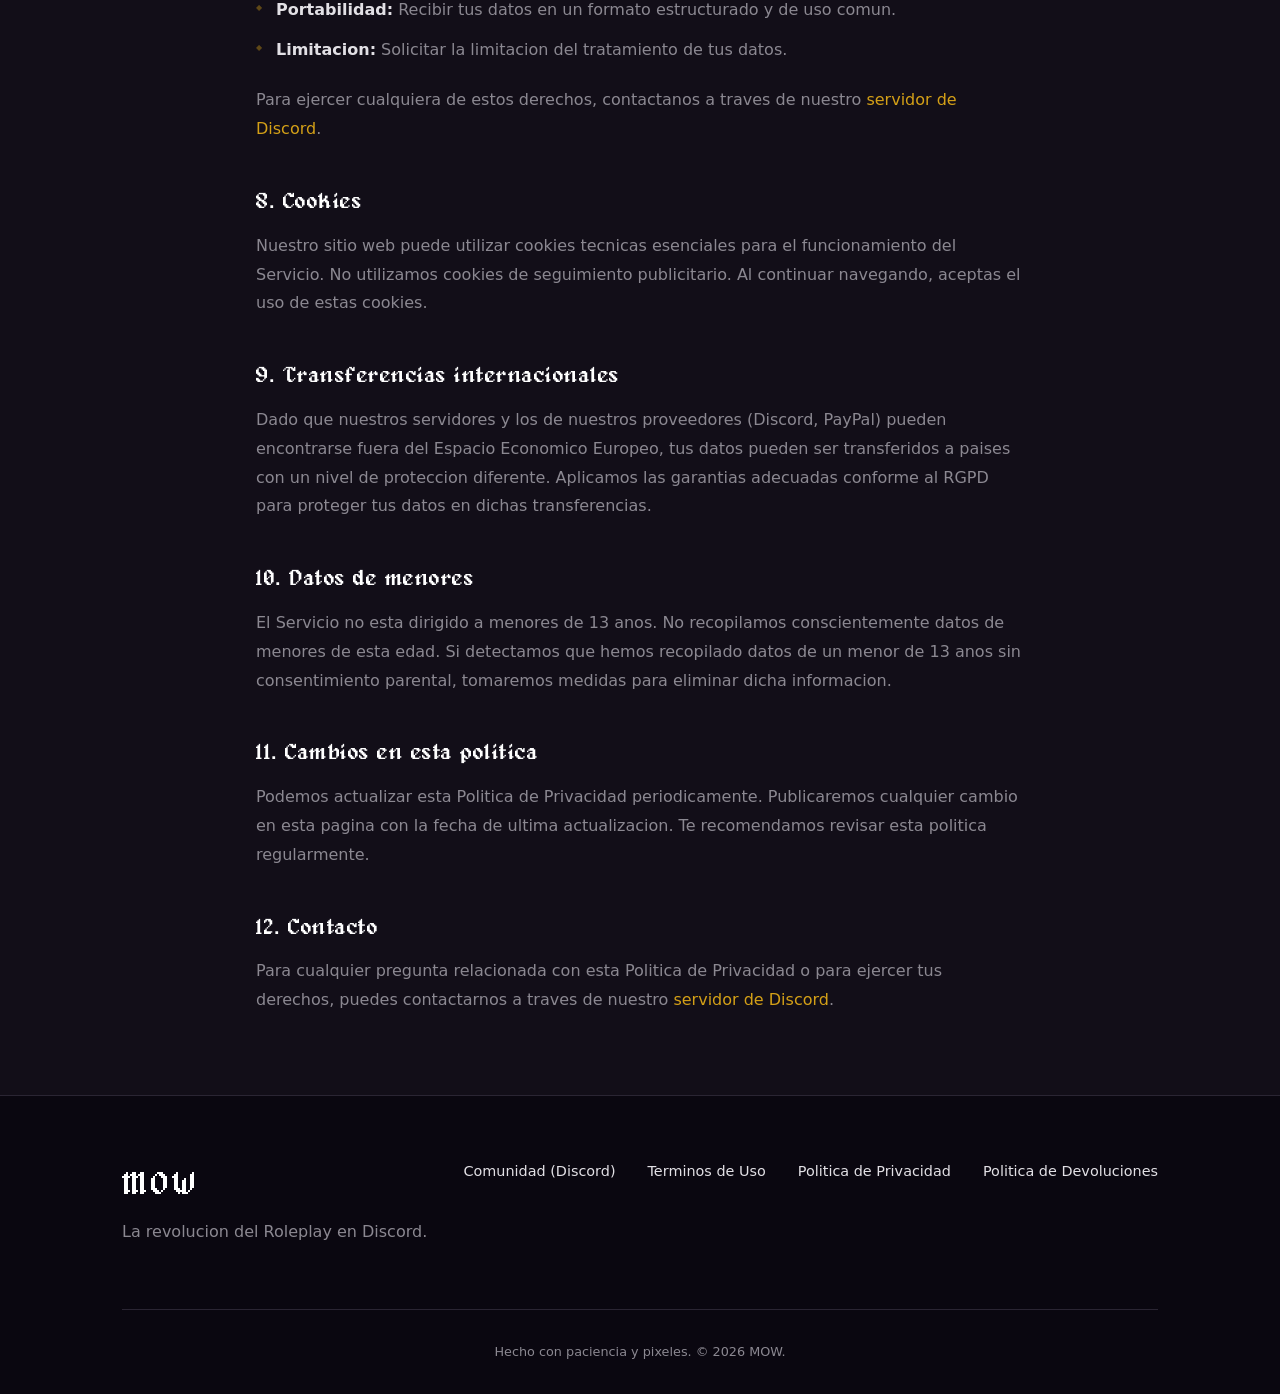
<file: politica-privacidad.html>
<!DOCTYPE html>
<html lang="es">
<head>
    <meta charset="UTF-8">
    <meta name="viewport" content="width=device-width, initial-scale=1.0">
    <meta name="description" content="Politica de Privacidad de MOW - Informacion sobre como recopilamos, usamos y protegemos tus datos.">
    <meta name="robots" content="index, follow">
    <link rel="canonical" href="https://www.moworld.dev/politica-privacidad.html">
    <title>Politica de Privacidad | MOW</title>
    <link rel="icon" type="image/png" href="images/favicon.png">
    <link rel="stylesheet" href="index.css">
</head>
<body>

<!-- NAVBAR -->
<nav class="navbar scrolled" aria-label="Navegacion principal">
    <div class="nav-container">
        <a href="index.html" class="nav-logo nav-logo-mobile">MOW</a>
        <ul class="nav-links" style="display:flex;">
            <li class="nav-brand-item"><a href="index.html" class="nav-logo nav-logo-pill">MOW</a></li>
            <li><a href="index.html#caracteristicas">Caracteristicas</a></li>
            <li><a href="index.html#niutem">Niutem</a></li>
            <li><a href="index.html#Suscripciones">Suscripciones</a></li>
        </ul>
    </div>
</nav>

<main class="legal-page">
    <div class="container">
        <div class="legal-content">
            <h1>Politica de Privacidad</h1>
            <p class="legal-updated">Ultima actualizacion: marzo 2026</p>

            <p>En MOW ("nosotros", "nuestro") nos comprometemos a proteger tu privacidad. Esta Politica de Privacidad explica que datos recopilamos, como los usamos y que derechos tienes cuando utilizas nuestro bot de Discord y nuestro sitio web en <a href="https://www.moworld.dev">moworld.dev</a> (conjuntamente, "el Servicio").</p>

            <h2>1. Datos que recopilamos</h2>

            <h3>1.1 Datos proporcionados por Discord</h3>
            <p>Al iniciar sesion o invitar a MOW a tu servidor de Discord, podemos recopilar:</p>
            <ul>
                <li>Identificador de usuario de Discord (ID).</li>
                <li>Nombre de usuario y discriminador.</li>
                <li>Avatar de perfil.</li>
                <li>Identificador del servidor (guild ID) donde se utiliza el bot.</li>
                <li>Canales y roles configurados para el uso del bot.</li>
            </ul>

            <h3>1.2 Datos de suscripcion</h3>
            <p>Si adquieres una suscripcion de pago, PayPal procesara los datos de pago. MOW no almacena datos bancarios ni tarjetas de credito. Solo recibimos y almacenamos:</p>
            <ul>
                <li>Identificador de suscripcion de PayPal.</li>
                <li>Estado de la suscripcion (activa, cancelada, suspendida).</li>
                <li>Nivel de suscripcion (Tier) asociado a tu cuenta.</li>
            </ul>

            <h3>1.3 Datos generados por el uso</h3>
            <p>Durante el uso del Servicio, podemos recopilar:</p>
            <ul>
                <li>Mensajes de comandos enviados al bot.</li>
                <li>Datos de personajes, inventarios, economia y progresion creados dentro del Servicio.</li>
                <li>Registros de actividad (logs) necesarios para el funcionamiento del roleplay.</li>
            </ul>

            <h3>1.4 Datos de navegacion</h3>
            <p>Cuando visitas nuestro sitio web, podemos recopilar automaticamente:</p>
            <ul>
                <li>Direccion IP (anonimizada cuando es posible).</li>
                <li>Tipo de navegador y sistema operativo.</li>
                <li>Paginas visitadas y tiempo de permanencia.</li>
                <li>Datos de referencia (referral source).</li>
            </ul>

            <h2>2. Finalidad del tratamiento</h2>
            <p>Utilizamos los datos recopilados para:</p>
            <ul>
                <li>Proporcionar y mantener el Servicio de roleplay automatizado.</li>
                <li>Gestionar suscripciones y verificar el acceso a funcionalidades premium.</li>
                <li>Personalizar la experiencia del usuario dentro de los servidores.</li>
                <li>Mejorar y optimizar el Servicio.</li>
                <li>Prevenir abusos, fraudes y conductas prohibidas.</li>
                <li>Cumplir con obligaciones legales aplicables.</li>
            </ul>

            <h2>3. Base legal</h2>
            <p>El tratamiento de tus datos se basa en:</p>
            <ul>
                <li><strong>Ejecucion contractual:</strong> Para proporcionar el Servicio solicitado.</li>
                <li><strong>Consentimiento:</strong> Cuando aceptas el uso de cookies o el inicio de sesion con Discord.</li>
                <li><strong>Interes legitimo:</strong> Para mejorar el Servicio y prevenir abusos.</li>
                <li><strong>Obligacion legal:</strong> Cuando la ley lo requiera.</li>
            </ul>

            <h2>4. Comparticion de datos</h2>
            <p>MOW no vende, alquila ni comparte tus datos personales con terceros con fines comerciales. Podemos compartir datos unicamente con:</p>
            <ul>
                <li><strong>Discord:</strong> Para la integracion del bot y autenticacion.</li>
                <li><strong>PayPal:</strong> Para el procesamiento de pagos y suscripciones.</li>
                <li><strong>Autoridades competentes:</strong> Si lo exige la ley o una orden judicial.</li>
            </ul>

            <h2>5. Retencion de datos</h2>
            <p>Los datos se conservaran mientras sea necesario para los fines descritos en esta politica o mientras exista una relacion contractual activa. Los datos de navegacion se retienen un maximo de 12 meses. Puedes solicitar la eliminacion de tus datos en cualquier momento (ver seccion 7).</p>

            <h2>6. Seguridad</h2>
            <p>Implementamos medidas tecnicas y organizativas razonables para proteger tus datos contra accesos no autorizados, perdida o alteracion. Sin embargo, ningun sistema es completamente seguro y no podemos garantizar la seguridad absoluta de los datos transmitidos a traves de Internet.</p>

            <h2>7. Tus derechos</h2>
            <p>De acuerdo con la normativa aplicable (incluyendo el RGPD si resides en la UE), tienes derecho a:</p>
            <ul>
                <li><strong>Acceso:</strong> Solicitar una copia de los datos personales que tenemos sobre ti.</li>
                <li><strong>Rectificacion:</strong> Solicitar la correccion de datos inexactos.</li>
                <li><strong>Supresion:</strong> Solicitar la eliminacion de tus datos personales.</li>
                <li><strong>Oposicion:</strong> Oponerte al tratamiento de tus datos en determinadas circunstancias.</li>
                <li><strong>Portabilidad:</strong> Recibir tus datos en un formato estructurado y de uso comun.</li>
                <li><strong>Limitacion:</strong> Solicitar la limitacion del tratamiento de tus datos.</li>
            </ul>
            <p>Para ejercer cualquiera de estos derechos, contactanos a traves de nuestro <a href="https://discord.gg/8uabM7sakw" target="_blank" rel="noopener noreferrer">servidor de Discord</a>.</p>

            <h2>8. Cookies</h2>
            <p>Nuestro sitio web puede utilizar cookies tecnicas esenciales para el funcionamiento del Servicio. No utilizamos cookies de seguimiento publicitario. Al continuar navegando, aceptas el uso de estas cookies.</p>

            <h2>9. Transferencias internacionales</h2>
            <p>Dado que nuestros servidores y los de nuestros proveedores (Discord, PayPal) pueden encontrarse fuera del Espacio Economico Europeo, tus datos pueden ser transferidos a paises con un nivel de proteccion diferente. Aplicamos las garantias adecuadas conforme al RGPD para proteger tus datos en dichas transferencias.</p>

            <h2>10. Datos de menores</h2>
            <p>El Servicio no esta dirigido a menores de 13 anos. No recopilamos conscientemente datos de menores de esta edad. Si detectamos que hemos recopilado datos de un menor de 13 anos sin consentimiento parental, tomaremos medidas para eliminar dicha informacion.</p>

            <h2>11. Cambios en esta politica</h2>
            <p>Podemos actualizar esta Politica de Privacidad periodicamente. Publicaremos cualquier cambio en esta pagina con la fecha de ultima actualizacion. Te recomendamos revisar esta politica regularmente.</p>

            <h2>12. Contacto</h2>
            <p>Para cualquier pregunta relacionada con esta Politica de Privacidad o para ejercer tus derechos, puedes contactarnos a traves de nuestro <a href="https://discord.gg/8uabM7sakw" target="_blank" rel="noopener noreferrer">servidor de Discord</a>.</p>
        </div>
    </div>
</main>

<!-- FOOTER -->
<footer class="footer">
    <div class="container">
        <div class="footer-grid">
            <div class="footer-brand">
                <h2>MOW</h2>
                <p>La revolucion del Roleplay en Discord.</p>
            </div>
            <div class="footer-links">
                <a href="https://discord.gg/8uabM7sakw" target="_blank" rel="noopener noreferrer">Comunidad (Discord)</a>
                <a href="terminos-de-uso.html">Terminos de Uso</a>
                <a href="politica-privacidad.html">Politica de Privacidad</a>
                <a href="politica-devoluciones.html">Politica de Devoluciones</a>
            </div>
        </div>
        <div class="footer-bottom">
            <p>Hecho con paciencia y pixeles. &copy; 2026 MOW.</p>
        </div>
    </div>
</footer>

</body>
</html>
</file>
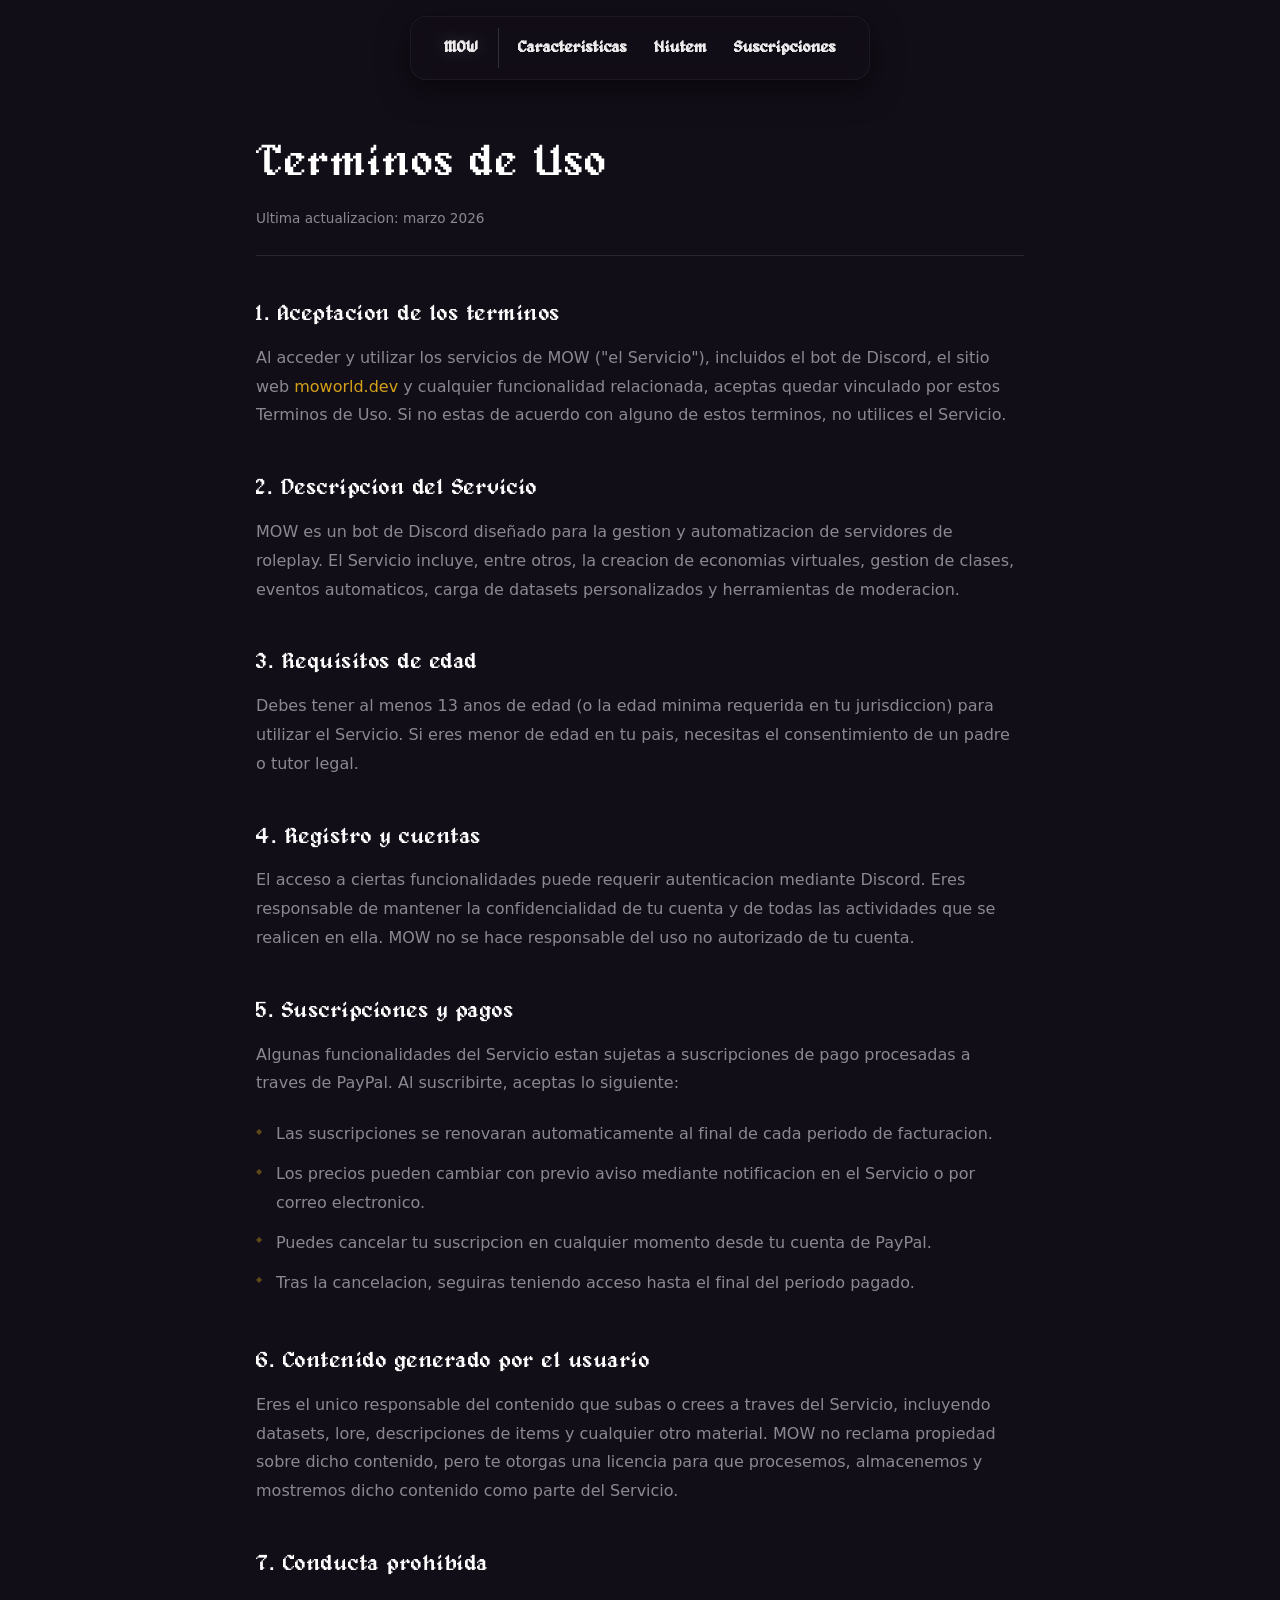
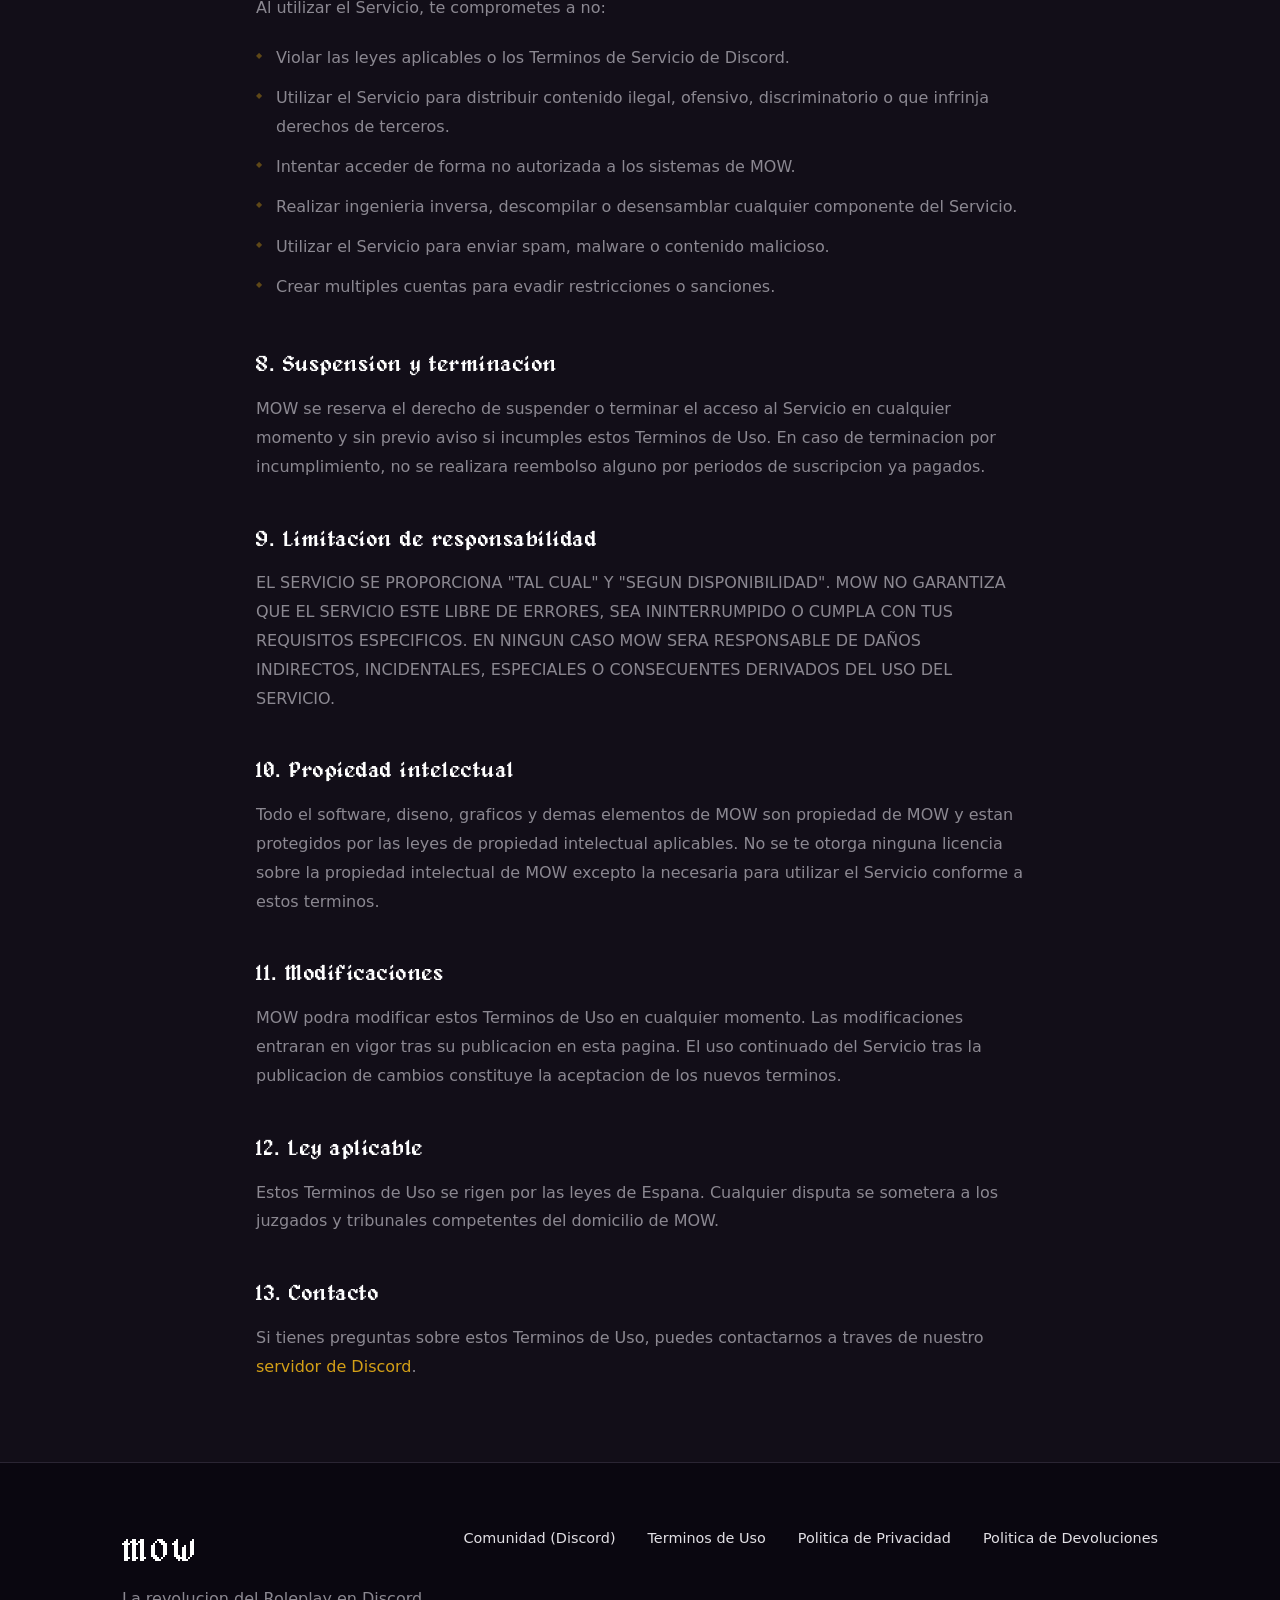
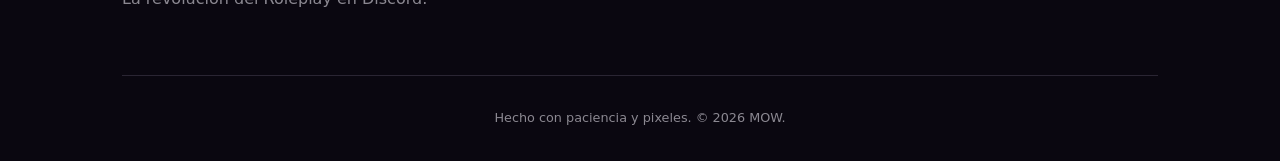
<file: terminos-de-uso.html>
<!DOCTYPE html>
<html lang="es">
<head>
    <meta charset="UTF-8">
    <meta name="viewport" content="width=device-width, initial-scale=1.0">
    <meta name="description" content="Terminos de uso de MOW - Condiciones generales para el uso de nuestros servicios de roleplay en Discord.">
    <meta name="robots" content="index, follow">
    <link rel="canonical" href="https://www.moworld.dev/terminos-de-uso.html">
    <title>Terminos de Uso | MOW</title>
    <link rel="icon" type="image/png" href="images/favicon.png">
    <link rel="stylesheet" href="index.css">
</head>
<body>

<!-- NAVBAR -->
<nav class="navbar scrolled" aria-label="Navegacion principal">
    <div class="nav-container">
        <a href="index.html" class="nav-logo nav-logo-mobile">MOW</a>
        <ul class="nav-links" style="display:flex;">
            <li class="nav-brand-item"><a href="index.html" class="nav-logo nav-logo-pill">MOW</a></li>
            <li><a href="index.html#caracteristicas">Caracteristicas</a></li>
            <li><a href="index.html#niutem">Niutem</a></li>
            <li><a href="index.html#Suscripciones">Suscripciones</a></li>
        </ul>
    </div>
</nav>

<main class="legal-page">
    <div class="container">
        <div class="legal-content">
            <h1>Terminos de Uso</h1>
            <p class="legal-updated">Ultima actualizacion: marzo 2026</p>

            <h2>1. Aceptacion de los terminos</h2>
            <p>Al acceder y utilizar los servicios de MOW ("el Servicio"), incluidos el bot de Discord, el sitio web <a href="https://www.moworld.dev">moworld.dev</a> y cualquier funcionalidad relacionada, aceptas quedar vinculado por estos Terminos de Uso. Si no estas de acuerdo con alguno de estos terminos, no utilices el Servicio.</p>

            <h2>2. Descripcion del Servicio</h2>
            <p>MOW es un bot de Discord diseñado para la gestion y automatizacion de servidores de roleplay. El Servicio incluye, entre otros, la creacion de economias virtuales, gestion de clases, eventos automaticos, carga de datasets personalizados y herramientas de moderacion.</p>

            <h2>3. Requisitos de edad</h2>
            <p>Debes tener al menos 13 anos de edad (o la edad minima requerida en tu jurisdiccion) para utilizar el Servicio. Si eres menor de edad en tu pais, necesitas el consentimiento de un padre o tutor legal.</p>

            <h2>4. Registro y cuentas</h2>
            <p>El acceso a ciertas funcionalidades puede requerir autenticacion mediante Discord. Eres responsable de mantener la confidencialidad de tu cuenta y de todas las actividades que se realicen en ella. MOW no se hace responsable del uso no autorizado de tu cuenta.</p>

            <h2>5. Suscripciones y pagos</h2>
            <p>Algunas funcionalidades del Servicio estan sujetas a suscripciones de pago procesadas a traves de PayPal. Al suscribirte, aceptas lo siguiente:</p>
            <ul>
                <li>Las suscripciones se renovaran automaticamente al final de cada periodo de facturacion.</li>
                <li>Los precios pueden cambiar con previo aviso mediante notificacion en el Servicio o por correo electronico.</li>
                <li>Puedes cancelar tu suscripcion en cualquier momento desde tu cuenta de PayPal.</li>
                <li>Tras la cancelacion, seguiras teniendo acceso hasta el final del periodo pagado.</li>
            </ul>

            <h2>6. Contenido generado por el usuario</h2>
            <p>Eres el unico responsable del contenido que subas o crees a traves del Servicio, incluyendo datasets, lore, descripciones de items y cualquier otro material. MOW no reclama propiedad sobre dicho contenido, pero te otorgas una licencia para que procesemos, almacenemos y mostremos dicho contenido como parte del Servicio.</p>

            <h2>7. Conducta prohibida</h2>
            <p>Al utilizar el Servicio, te comprometes a no:</p>
            <ul>
                <li>Violar las leyes aplicables o los Terminos de Servicio de Discord.</li>
                <li>Utilizar el Servicio para distribuir contenido ilegal, ofensivo, discriminatorio o que infrinja derechos de terceros.</li>
                <li>Intentar acceder de forma no autorizada a los sistemas de MOW.</li>
                <li>Realizar ingenieria inversa, descompilar o desensamblar cualquier componente del Servicio.</li>
                <li>Utilizar el Servicio para enviar spam, malware o contenido malicioso.</li>
                <li>Crear multiples cuentas para evadir restricciones o sanciones.</li>
            </ul>

            <h2>8. Suspension y terminacion</h2>
            <p>MOW se reserva el derecho de suspender o terminar el acceso al Servicio en cualquier momento y sin previo aviso si incumples estos Terminos de Uso. En caso de terminacion por incumplimiento, no se realizara reembolso alguno por periodos de suscripcion ya pagados.</p>

            <h2>9. Limitacion de responsabilidad</h2>
            <p>EL SERVICIO SE PROPORCIONA "TAL CUAL" Y "SEGUN DISPONIBILIDAD". MOW NO GARANTIZA QUE EL SERVICIO ESTE LIBRE DE ERRORES, SEA ININTERRUMPIDO O CUMPLA CON TUS REQUISITOS ESPECIFICOS. EN NINGUN CASO MOW SERA RESPONSABLE DE DAÑOS INDIRECTOS, INCIDENTALES, ESPECIALES O CONSECUENTES DERIVADOS DEL USO DEL SERVICIO.</p>

            <h2>10. Propiedad intelectual</h2>
            <p>Todo el software, diseno, graficos y demas elementos de MOW son propiedad de MOW y estan protegidos por las leyes de propiedad intelectual aplicables. No se te otorga ninguna licencia sobre la propiedad intelectual de MOW excepto la necesaria para utilizar el Servicio conforme a estos terminos.</p>

            <h2>11. Modificaciones</h2>
            <p>MOW podra modificar estos Terminos de Uso en cualquier momento. Las modificaciones entraran en vigor tras su publicacion en esta pagina. El uso continuado del Servicio tras la publicacion de cambios constituye la aceptacion de los nuevos terminos.</p>

            <h2>12. Ley aplicable</h2>
            <p>Estos Terminos de Uso se rigen por las leyes de Espana. Cualquier disputa se sometera a los juzgados y tribunales competentes del domicilio de MOW.</p>

            <h2>13. Contacto</h2>
            <p>Si tienes preguntas sobre estos Terminos de Uso, puedes contactarnos a traves de nuestro <a href="https://discord.gg/8uabM7sakw" target="_blank" rel="noopener noreferrer">servidor de Discord</a>.</p>
        </div>
    </div>
</main>

<!-- FOOTER -->
<footer class="footer">
    <div class="container">
        <div class="footer-grid">
            <div class="footer-brand">
                <h2>MOW</h2>
                <p>La revolucion del Roleplay en Discord.</p>
            </div>
            <div class="footer-links">
                <a href="https://discord.gg/8uabM7sakw" target="_blank" rel="noopener noreferrer">Comunidad (Discord)</a>
                <a href="terminos-de-uso.html">Terminos de Uso</a>
                <a href="politica-privacidad.html">Politica de Privacidad</a>
                <a href="politica-devoluciones.html">Politica de Devoluciones</a>
            </div>
        </div>
        <div class="footer-bottom">
            <p>Hecho con paciencia y pixeles. &copy; 2026 MOW.</p>
        </div>
    </div>
</footer>

</body>
</html>
</file>
<file: index.css>
@font-face {
    font-family: 'Alagard';
    src: url('typography/alagard.ttf') format('truetype');
    font-weight: normal;
    font-style: normal;
}

* {
    margin: 0;
    padding: 0;
    box-sizing: border-box;
}

:root {
    --bg-main: #120e18;
    --bg-alt: #0a0710;
    --text-main: #e2e0e5;
    --text-muted: #8b8891;
    --accent-gold: #d4a017; /* Changed from bright yellow to classic RPG gold */
    --accent-gold-hover: #eebb47;
    --accent-purple: #7e22ce;
    --border-dark: #2a2533;
    --edge-section-vertical-fade:
        linear-gradient(
            to bottom,
            var(--bg-main) 0%,
            rgba(18, 14, 24, 0.96) 8%,
            rgba(18, 14, 24, 0.72) 20%,
            rgba(18, 14, 24, 0.32) 34%,
            rgba(18, 14, 24, 0.08) 46%,
            rgba(18, 14, 24, 0.08) 54%,
            rgba(18, 14, 24, 0.32) 66%,
            rgba(18, 14, 24, 0.72) 80%,
            rgba(18, 14, 24, 0.96) 92%,
            var(--bg-main) 100%
        );
    --edge-section-horizontal-fade-left:
        linear-gradient(
            to right,
            transparent 0%,
            rgba(18, 14, 24, 0.08) 18%,
            rgba(18, 14, 24, 0.18) 34%,
            rgba(18, 14, 24, 0.34) 52%,
            rgba(18, 14, 24, 0.56) 70%,
            rgba(18, 14, 24, 0.8) 86%,
            rgba(18, 14, 24, 0.94) 95%,
            var(--bg-main) 100%
        );
    --edge-section-horizontal-fade-right:
        linear-gradient(
            to left,
            transparent 0%,
            rgba(18, 14, 24, 0.08) 18%,
            rgba(18, 14, 24, 0.18) 34%,
            rgba(18, 14, 24, 0.34) 52%,
            rgba(18, 14, 24, 0.56) 70%,
            rgba(18, 14, 24, 0.8) 86%,
            rgba(18, 14, 24, 0.94) 95%,
            var(--bg-main) 100%
        );
    --container-max: 1100px;
    --section-space: clamp(5rem, 10vw, 8rem);
}

html {
    scroll-behavior: smooth;
}

body {
    /* Using a standard sans-serif for readability, Alagard for headings/buttons */
    font-family: system-ui, -apple-system, sans-serif;
    background-color: var(--bg-main);
    color: var(--text-main);
    overflow-x: hidden;
    line-height: 1.6;
}

img {
    display: block;
    max-width: 100%;
}

h1, h2, h3, h4, .nav-logo, .btn-rpg, .step-num {
    font-family: 'Alagard', monospace;
    font-weight: normal;
}

/* ═══════════════════════════════════════
   UTILITIES
   ═══════════════════════════════════════ */
.container {
    width: min(100%, var(--container-max));
    margin: 0 auto;
    padding: 0 clamp(1rem, 4vw, 2rem);
}

.text-gold {
    color: var(--accent-gold);
}

/* ═══════════════════════════════════════
   NAVBAR
   ═══════════════════════════════════════ */
.navbar {
    position: fixed;
    top: 0;
    left: 0;
    width: 100%;
    z-index: 1000;
    padding: clamp(1rem, 2vw, 1.4rem) 0;
    transition: padding 0.3s ease;
}

.navbar.scrolled {
    padding: 1rem 0;
}

.nav-container {
    width: fit-content;
    max-width: calc(100% - 2rem);
    margin: 0 auto;
    padding: 0.35rem clamp(0.75rem, 2vw, 1rem);
    position: relative;
    display: flex;
    justify-content: center;
    align-items: center;
    min-height: 54px;
    background: rgba(18, 14, 24, 0.7);
    backdrop-filter: blur(8px);
    -webkit-backdrop-filter: blur(8px);
    border: 1px solid rgba(255, 255, 255, 0.05);
    border-radius: 1rem;
    box-shadow: 0 10px 30px rgba(0, 0, 0, 0.5);
}

.nav-logo {
    font-size: 1.75rem;
    color: #fff;
    text-decoration: none;
    letter-spacing: 3px;
    text-shadow: 0 0 18px rgba(255, 255, 255, 0.2);
}

.nav-logo-mobile {
    display: none;
}

.nav-brand-item {
    display: flex;
    align-items: center;
    margin-right: 0.2rem;
    padding-right: 0.5rem;
    border-right: 1px solid rgba(255, 255, 255, 0.14);
}

.nav-logo-pill {
    display: inline-flex;
    align-items: center;
    justify-content: center;
    min-height: 44px;
    padding: 0 1rem;
    font-size: 1.75rem;
    letter-spacing: 2px;
    border-radius: 999px;
}

.nav-logo-pill:hover {
    background: transparent;
}

.nav-links {
    display: flex;
    list-style: none;
    gap: 0.2rem;
    align-items: center;
    justify-content: center;
    flex-wrap: wrap;
    max-width: 100%;
    padding: 0.35rem;
    background: transparent;
    border: none;
    border-radius: 0.75rem;
    box-shadow: none;
}

.nav-links a {
    display: inline-flex;
    align-items: center;
    justify-content: center;
    min-height: 40px;
    padding: 0 0.75rem;
    color: rgba(255, 255, 255, 0.92);
    text-decoration: none;
    font-size: 1rem;
    font-weight: 600;
    transition: color 0.2s ease, background 0.2s ease;
    font-family: 'Alagard', monospace;
    letter-spacing: 0;
    border-radius: 0.5rem;
    white-space: nowrap;
}

.nav-links a:hover {
    color: #fff;
    background: rgba(255, 255, 255, 0.08);
}

.nav-cta {
    display: inline-flex;
    align-items: center;
    justify-content: center;
    min-height: 36px;
    padding: 0.1rem 1rem;
    background: rgba(9, 13, 24, 0.82);
    border: 1px solid rgba(255, 255, 255, 0.14);
    border-radius: 0.5rem;
    box-shadow: inset 0 1px 0 rgba(255, 255, 255, 0.08);
    color: #fff;
    text-decoration: none;
    font-family: system-ui, -apple-system, sans-serif;
    font-size: 0.85rem;
    font-weight: 700;
    transition: transform 0.2s ease, background 0.2s ease, border-color 0.2s ease;
}

.nav-cta:hover {
    transform: translateY(-1px);
    background: rgba(14, 20, 36, 0.92);
    border-color: rgba(255, 255, 255, 0.24);
}

.nav-toggle {
    position: absolute;
    right: clamp(1rem, 3vw, 2rem);
    display: none;
    flex-direction: column;
    gap: 4px;
    background: none;
    border: none;
    cursor: pointer;
}

.nav-toggle span {
    width: 24px;
    height: 2px;
    background: #fff;
}

/* ═══════════════════════════════════════
   BUTTONS (Retro Modern)
   ═══════════════════════════════════════ */
.btn-rpg {
    display: inline-flex;
    align-items: center;
    justify-content: center;
    padding: 14px 32px;
    background: var(--bg-alt);
    color: var(--accent-gold);
    text-decoration: none;
    font-size: 1.1rem;
    letter-spacing: 2px;
    border: 2px solid var(--accent-gold);
    border-radius: 0.5rem;
    box-shadow: 4px 4px 0px rgba(0,0,0,0.8);
    transition: all 0.2s ease;
    cursor: pointer;
}

.btn-rpg:hover {
    transform: translate(-2px, -2px);
    box-shadow: 6px 6px 0px rgba(0,0,0,0.8);
    background: var(--accent-gold);
    color: #000;
}

.btn-rpg:active {
    transform: translate(2px, 2px);
    box-shadow: 2px 2px 0px rgba(0,0,0,0.6);
}

.btn-rpg.btn-small {
    padding: 8px 20px;
    font-size: 1rem;
}

.nav-links .btn-rpg {
    font-family: 'Alagard', monospace;
    box-shadow: none;
    border: none;
    background: transparent;
    border-radius: 0.5rem;
    color: #fff;
}

.nav-links .btn-rpg:hover {
    transform: none;
    box-shadow: none;
    background: rgba(255, 255, 255, 0.08);
    color: #fff;
}

.nav-cta-item {
    display: flex;
    align-items: center;
    margin-left: 0.2rem;
    padding-left: 0.5rem;
    border-left: 1px solid rgba(255, 255, 255, 0.14);
}

/* ═══════════════════════════════════════
   HERO
   ═══════════════════════════════════════ */
.hero {
    position: relative;
    width: 100%;
    text-align: center;
    height: auto;
    min-height: 100svh;
    overflow: hidden;
}

.hero-bg {
    position: absolute;
    inset: 0;
    z-index: 0;
    background: #09070f;
}

.hero-spacer {
    display: none;
}

.hero-bg img {
    width: 100%;
    height: 100%;
    min-height: 100svh;
    object-fit: cover;
    object-position: center 30%;
    image-rendering: pixelated;
    filter: brightness(0.6) saturate(0.92);
}

.hero-bg::after {
    content: '';
    position: absolute;
    inset: 0;
    background: linear-gradient(
        180deg,
        rgba(10, 7, 16, 0.05) 0%,
        rgba(10, 7, 16, 0.1) 30%,
        rgba(10, 7, 16, 0.2) 60%,
        rgba(9, 7, 15, 0.85) 100%
    );
    z-index: 1;
}

.hero::after {
    content: '';
    position: absolute;
    bottom: 0;
    left: 0;
    width: 100%;
    height: 180px;
    background: linear-gradient(
        180deg,
        transparent 0%,
        rgba(18, 14, 24, 0.5) 50%,
        rgba(18, 14, 24, 0.9) 80%,
        var(--bg-main) 100%
    );
    z-index: 2;
    pointer-events: none;
}

.hero::before {
    content: '';
    position: absolute;
    inset: auto auto 8% 10%;
    width: 40vw;
    height: 40vw;
    background: radial-gradient(circle, rgba(255, 255, 255, 0.08) 0%, transparent 70%);
    filter: blur(20px);
    pointer-events: none;
    z-index: 1;
}

.hero-particles {
    position: absolute;
    inset: 0;
    z-index: 3;
    pointer-events: none;
}

.particle {
    position: absolute;
    width: 3px;
    height: 3px;
    background: var(--accent-gold);
    opacity: 0;
    animation: floatParticle 6s infinite;
}

@keyframes floatParticle {
    0% { opacity: 0; transform: translateY(0); }
    15% { opacity: 0.8; }
    100% { opacity: 0; transform: translateY(-150px); }
}

.hero-content {
    position: relative;
    z-index: 3;
    width: 100%;
    min-height: 100svh;
    padding: clamp(6rem, 10vw, 8rem) clamp(1rem, 4vw, 2rem) clamp(3rem, 6vw, 4rem);
    display: flex;
    flex-direction: column;
    align-items: center;
    justify-content: center;
}

.hero-badge {
    display: inline-block;
    padding: 0.4rem 0.85rem;
    font-size: 0.72rem;
    font-family: system-ui, -apple-system, sans-serif;
    letter-spacing: 2px;
    text-transform: uppercase;
    color: rgba(255, 255, 255, 0.92);
    background: rgba(176, 218, 243, 0.12);
    border: 1px solid rgba(255, 255, 255, 0.18);
    border-radius: 999px;
    margin-bottom: 1.35rem;
    box-shadow: 0 10px 26px rgba(10, 20, 36, 0.14);
}

.hero-title {
    font-size: clamp(3.3rem, 6.2vw, 5.5rem);
    line-height: 0.98;
    color: #fff;
    letter-spacing: 1px;
    text-shadow: 0 0 24px rgba(255, 255, 255, 0.16);
    text-align: center;
    margin-top: -8vh;
    padding-inline: 0.2em;
    text-wrap: balance;
}

.hero-title span {
    color: rgba(255, 255, 255, 0.94);
}

.hero-copy {
    text-align: center;
    width: 100%;
    position: relative;
    z-index: 3;
}

.hero-panel {
    position: absolute;
    bottom: 4rem;
    left: 2rem;
    width: min(100%, 300px);
    background: rgba(18, 14, 24, 0.52);
    border-top-color: rgba(255, 255, 255, 0.22);
    border-color: rgba(255, 255, 255, 0.14);
    box-shadow: 0 24px 60px rgba(2, 8, 18, 0.34);
    padding: 1.5rem;
}

.hero-panel-kicker {
    display: inline-block;
    margin-bottom: 0.75rem;
    color: #f3d086;
    font-family: 'Alagard', monospace;
    font-size: 0.8rem;
    letter-spacing: 2px;
    text-transform: uppercase;
}

.hero-panel h2 {
    margin-bottom: 1rem;
    color: #fff;
    font-size: 1.5rem;
    line-height: 1.08;
}

.hero-panel-actions {
    display: flex;
    align-items: center;
    gap: 1rem;
    flex-wrap: wrap;
}

.hero-cta {
    min-width: auto;
    padding: 0.1rem 1rem;
}

.hero-inline-link {
    color: rgba(255, 255, 255, 0.88);
    text-decoration: none;
    font-family: system-ui, -apple-system, sans-serif;
    font-weight: 600;
}

.hero-inline-link:hover {
    color: #fff;
}

/* ═══════════════════════════════════════
   SECTION GLOBALS
   ═══════════════════════════════════════ */
.section {
    padding: var(--section-space) 0;
}

/* Clean alternating backgrounds for better flow */
.section:nth-child(even) {
    background-color: var(--bg-alt);
}

.section-pattern {
    background-color: #1a1523; /* Lighter than --bg-main */
    background-image: radial-gradient(rgba(212, 160, 23, 0.08) 1px, transparent 1px);
    background-size: 24px 24px;
    border-top: 1px solid var(--border-dark);
    border-bottom: 1px solid var(--border-dark);
}

.section-header {
    margin-bottom: 4rem;
}

.section-header h2 {
    font-size: 2.5rem;
    color: #fff;
    margin-bottom: 0.5rem;
    letter-spacing: 1px;
}

.section-header p {
    color: var(--text-muted);
    font-size: 1rem;
}

/* ═══════════════════════════════════════
   INTEGRATED BACKGROUND SECTIONS
   ═══════════════════════════════════════ */
.section-with-bg {
    position: relative;
    padding: var(--section-space) 0;
    overflow: hidden;
}

.section-bg-image {
    position: absolute;
    inset: 0;
    z-index: 0;
}

.section-bg-image img {
    width: 100%;
    height: 100%;
    object-fit: cover;
    image-rendering: pixelated;
    filter: brightness(0.4);
}

.section-bg-overlay {
    position: absolute;
    inset: 0;
    background: linear-gradient(
        180deg,
        var(--bg-main) 0%,
        rgba(10, 7, 16, 0.5) 20%,
        rgba(10, 7, 16, 0.5) 80%,
        var(--bg-main) 100%
    );
    z-index: 1;
}

.section-with-bg .container {
    position: relative;
    z-index: 2;
}

.glass-card {
    background: rgba(18, 14, 24, 0.7);
    backdrop-filter: blur(8px);
    -webkit-backdrop-filter: blur(8px);
    border: 1px solid rgba(255, 255, 255, 0.05);
    border-top: 1px solid rgba(212, 160, 23, 0.3);
    padding: 2.5rem;
    border-radius: 0.5rem;
    box-shadow: 0 10px 30px rgba(0, 0, 0, 0.5);
    transition: transform 0.3s ease, border-color 0.3s ease;
}

.glass-card:hover {
    transform: translateY(-5px);
    border-top-color: var(--accent-gold);
}

/* ═══════════════════════════════════════
    FEATURE SHOWCASE (Bento / Asymmetric Edge BG)
    ═══════════════════════════════════════ */
.features-edge-bg-section {
    position: relative;
    padding: var(--section-space) 0;
}

.features-edge-bg {
    position: absolute;
    top: 0;
    left: 0;
    width: min(50%, 46rem); /* Image takes up the left half */
    height: 100%;
    z-index: 0;
    pointer-events: none;
}

.features-edge-image-container {
    position: relative;
    width: 100%;
    height: 100%;
}

.features-edge-image-container img {
    width: 100%;
    height: 100%;
    object-fit: cover;
    object-position: left center;
    image-rendering: pixelated;
    opacity: 0.6; /* Dimmed to fit text */
}

.features-edge-gradient {
    position: absolute;
    inset: 0;
    /* Complex gradient to fade out towards the right, top, and bottom */
    background:
        var(--edge-section-horizontal-fade-left),
        var(--edge-section-vertical-fade);
}

/* Right-aligned version for Niutem section */
.section.features-edge-bg-section-right {
    position: relative;
    padding: var(--section-space) 0;
    background-color: var(--bg-main);
}

.features-edge-bg-right {
    position: absolute;
    top: 0;
    right: 0;
    left: auto;
    width: min(50%, 46rem); /* Image takes up the right half */
    height: 100%;
    z-index: 0;
    pointer-events: none;
}

.features-edge-bg-right .features-edge-image-container img {
    object-position: right center;
}

.features-edge-gradient-right {
    position: absolute;
    inset: 0;
    /* Mirror the left-edge section so the text-side background matches exactly. */
    background:
        var(--edge-section-horizontal-fade-right),
        var(--edge-section-vertical-fade);
}

.position-relative {
    position: relative;
    z-index: 2;
}
.features-imposing-layout {
    display: grid;
    grid-template-columns: minmax(17rem, 0.95fr) minmax(0, 1.2fr);
    gap: clamp(2.5rem, 6vw, 6rem);
    align-items: start;
}

.features-layout-reverse {
    grid-template-columns: minmax(0, 1.2fr) minmax(17rem, 0.95fr);
}

.features-sticky-header {
    position: sticky;
    top: 120px;
    align-self: start;
}

.features-eyebrow {
    display: block;
    margin-bottom: 1rem;
    font-family: 'Alagard', monospace;
    font-size: 1.2rem;
    letter-spacing: 2px;
}

.features-title {
    font-size: clamp(2.75rem, 5vw, 4rem);
    line-height: 1.1;
    margin-bottom: 2rem;
}

.features-description {
    color: var(--text-muted);
    font-size: 1.1rem;
    max-width: 18.75rem;
}

.features-list {
    display: flex;
    flex-direction: column;
    gap: 4rem;
    min-width: 0;
}

.feature-block {
    position: relative;
    padding-left: clamp(2rem, 4vw, 3rem);
    border-left: 2px solid var(--border-dark);
    transition: border-color 0.3s;
}

.feature-block:hover {
    border-left-color: var(--accent-gold);
}

.feature-number {
    position: absolute;
    left: -1rem;
    top: -0.5rem;
    background: var(--bg-main);
    color: var(--text-muted);
    font-size: 1.5rem;
    font-family: 'Alagard', monospace;
    padding: 0.2rem 0;
    line-height: 1;
}

.feature-block:hover .feature-number {
    color: var(--accent-gold);
}

.feature-block h3 {
    font-size: clamp(1.5rem, 3vw, 2rem);
    color: #fff;
    margin-bottom: 1rem;
}

.feature-block p {
    font-size: clamp(1rem, 2vw, 1.1rem);
    color: var(--text-muted);
    line-height: 1.8;
}

.feature-image {
    flex: 1;
}

.img-placeholder {
    width: 100%;
    aspect-ratio: 4/3;
    border: 2px solid var(--border-dark);
    display: flex;
    align-items: center;
    justify-content: center;
    background: #0f0b14;
    position: relative;
    /* Adding a subtle offset shadow for modern feel */
    box-shadow: 8px 8px 0px rgba(0,0,0,0.5);
}

.img-placeholder span {
    color: var(--text-muted);
    font-size: 0.8rem;
    text-align: center;
    padding: 2rem;
    font-family: system-ui, sans-serif;
}

.img-placeholder::after {
    content: attr(data-label);
    position: absolute;
    top: -12px;
    left: 20px;
    background: var(--bg-main);
    padding: 0 10px;
    font-size: 0.75rem;
    color: var(--accent-gold);
    font-family: 'Alagard', monospace;
    letter-spacing: 1px;
}

/* ═══════════════════════════════════════
    HOW IT WORKS (Refined Timeline)
    ═══════════════════════════════════════ */
.timeline-section {
    padding: 6rem 0;
}

.timeline-refined {
    position: relative;
    max-width: 900px;
    margin: 0 auto;
}

/* Soft faded line in center */
.timeline-refined::before {
    content: '';
    position: absolute;
    left: 50%;
    top: 80px;
    bottom: 40px;
    width: 1px;
    background: linear-gradient(180deg, 
        transparent 0%, 
        rgba(212, 160, 23, 0.6) 20%, 
        rgba(212, 160, 23, 0.6) 80%, 
        transparent 100%);
    transform: translateX(-50%);
    filter: blur(1px);
}

.timeline-step {
    display: flex;
    align-items: center;
    gap: 4rem;
    margin-bottom: 2rem;
    position: relative;
}

.timeline-step.right {
    flex-direction: row-reverse;
}

/* Image container - larger, overlapping */
.timeline-img-container {
    flex: 1;
    height: 280px;
    position: relative;
    overflow: hidden;
}

.timeline-img-container img {
    width: 100%;
    height: 100%;
    object-fit: cover;
    object-position: center;
    image-rendering: pixelated;
    filter: brightness(0.6) saturate(0.9);
    transition: all 0.5s ease;
}

/* Gradient fade on image edges */
.timeline-img-container::after {
    content: '';
    position: absolute;
    inset: 0;
    background: linear-gradient(
        90deg, 
        rgba(18, 14, 24, 0.8) 0%, 
        transparent 30%,
        transparent 70%,
        rgba(18, 14, 24, 0.8) 100%
    );
    pointer-events: none;
}

/* Text overlaid on image */
.timeline-text {
    flex: 0.8;
    padding: 2rem;
    background: rgba(18, 14, 24, 0.85);
    backdrop-filter: blur(12px);
    border: 1px solid rgba(212, 160, 23, 0.2);
    position: relative;
    z-index: 2;
    margin-top: 60px;
}

.timeline-step.right .timeline-text {
    margin-top: 60px;
}

.timeline-num {
    display: block;
    font-family: 'Alagard', monospace;
    font-size: 4rem;
    color: var(--accent-gold);
    opacity: 0.12;
    line-height: 1;
    position: absolute;
    top: 0.5rem;
    right: 1.5rem;
}

.timeline-text h3 {
    font-size: 1.6rem;
    color: #fff;
    margin-bottom: 0.5rem;
}

.timeline-text p {
    color: var(--text-muted);
    font-size: 0.9rem;
    line-height: 1.6;
}

/* Dot on the line */
.timeline-step::before {
    content: '';
    position: absolute;
    left: 50%;
    top: 50%;
    width: 10px;
    height: 10px;
    background: var(--accent-gold);
    border-radius: 50%;
    transform: translate(-50%, -50%);
    box-shadow: 0 0 15px var(--accent-gold);
    z-index: 3;
}

/* Responsive */
@media (max-width: 768px) {
    .timeline-refined::before {
        left: 30px;
    }
    
    .timeline-step,
    .timeline-step.right {
        flex-direction: column;
        align-items: flex-start;
        gap: 1rem;
        padding-left: 50px;
    }
    
    .timeline-step::before {
        left: 30px;
    }
    
    .timeline-img-container {
        width: 100%;
        height: 200px;
    }
    
    .timeline-text {
        width: 100%;
        margin-top: -30px;
    }
    
    .timeline-step.right .timeline-text {
        margin-top: -30px;
    }
}

/* ═══════════════════════════════════════
   PRICING / CLIENTS SHOWCASE
   ═══════════════════════════════════════ */

.pricing-showcase {
    display: grid;
    grid-template-columns: 1fr;
    gap: clamp(2rem, 4vw, 2.5rem);
    align-items: start;
}

.pricing-kicker {
    display: block;
    margin-bottom: 1rem;
    font-family: 'Alagard', monospace;
    font-size: 1rem;
    letter-spacing: 2px;
}

.pricing-info h2 {
    font-size: clamp(2rem, 4vw, 2.5rem);
    color: #fff;
    margin-bottom: 1rem;
}

.pricing-info p {
    color: var(--text-muted);
    margin-bottom: 2rem;
    line-height: 1.7;
    max-width: 34rem;
}

.tier-grid {
    display: grid;
    grid-template-columns: repeat(4, 1fr);
    gap: clamp(1rem, 2vw, 1.5rem);
    align-items: stretch;
}

.tier-box {
    position: relative;
    display: flex;
    flex-direction: column;
    height: 100%;
    padding: 2rem 1.6rem 1.8rem;
    border-radius: 1rem;
    background: rgba(18, 14, 24, 0.65);
    backdrop-filter: blur(12px);
    -webkit-backdrop-filter: blur(12px);
    border: 1px solid rgba(255, 255, 255, 0.06);
    box-shadow:
        0 8px 32px rgba(0, 0, 0, 0.4),
        inset 0 1px 0 rgba(255, 255, 255, 0.04);
    transition: transform 0.3s ease, box-shadow 0.3s ease, border-color 0.3s ease;
}

.tier-box:hover {
    transform: translateY(-4px);
    border-color: rgba(255, 255, 255, 0.1);
    box-shadow:
        0 16px 48px rgba(0, 0, 0, 0.5),
        inset 0 1px 0 rgba(255, 255, 255, 0.06);
}

/* ── Tier Name ── */
.tier-name {
    font-size: 1.35rem;
    color: #fff;
    font-weight: normal;
    margin-bottom: 0.6rem;
    line-height: 1.2;
}

/* ── Price Block ── */
.tier-price-block {
    display: flex;
    align-items: baseline;
    gap: 0.2rem;
    margin-bottom: 1.2rem;
    padding-bottom: 1.2rem;
    border-bottom: 1px solid rgba(255, 255, 255, 0.06);
}

.tier-amount {
    font-family: 'Alagard', monospace;
    font-size: 1.6rem;
    color: var(--accent-gold);
    line-height: 1;
}

.tier-period {
    font-size: 0.85rem;
    color: var(--text-muted);
    font-weight: 500;
}

/* ── Popular Card ── */
.tier-popular {
    padding: 1.6rem 1.6rem 2rem;
    transform: scale(1.04);
    z-index: 2;
}

.tier-popular:hover {
    transform: scale(1.04) translateY(-4px);
}

/* ── Notch Badge ── */
.tier-corner-badge {
    width: fit-content;
    margin: -1.6rem auto 1rem;
    padding: 0.45rem 1.4rem 0.5rem;
    background: var(--accent-gold);
    border-top-left-radius: 0;
    border-top-right-radius: 0;
    border-bottom-left-radius: 0.5rem;
    border-bottom-right-radius: 0.5rem;
    font-family: 'Alagard', monospace;
    font-size: 0.8rem;
    letter-spacing: 2px;
    text-transform: uppercase;
    color: #000;
    border: none;
    line-height: 1;
}

.tier-corner-badge span {
    filter: hue-rotate(250deg) saturate(1.5);
}

.tier-list {
    list-style: none;
    margin-bottom: 0;
    display: flex;
    flex-direction: column;
    gap: 0.15rem;
    margin-bottom: 1.25rem;
}

.tier-list li {
    padding: 0.55rem 0;
    color: var(--text-main);
    display: flex;
    align-items: flex-start;
    gap: 10px;
    line-height: 1.5;
    font-size: 0.92rem;
    border-bottom: 1px solid rgba(255, 255, 255, 0.03);
}

.tier-list li:last-child {
    border-bottom: none;
}

.tier-list li::before {
    content: '◆';
    color: rgba(212, 160, 23, 0.5);
    font-size: 0.55rem;
    margin-top: 0.45rem;
    flex-shrink: 0;
}

.tier-paypal-btn {
    --paypal-btn-radius: calc(1rem - 4px);
    --paypal-btn-inset: 2px;
    display: inline-flex;
    position: relative;
    isolation: isolate;
    overflow: hidden;
    align-items: center;
    justify-content: center;
    width: 100%;
    min-height: 54px;
    margin-top: auto;
    padding: 0.85rem 1rem;
    border-radius: var(--paypal-btn-radius);
    border: 1px solid rgba(255, 255, 255, 0.04);
    background: rgba(18, 14, 24, 0.62);
    box-shadow: 0 10px 24px rgba(0, 0, 0, 0.24);
    color: #f3efe7;
    text-decoration: none;
    font-family: 'Alagard', monospace;
    font-size: 0.95rem;
    font-weight: normal;
    letter-spacing: 0.1em;
    line-height: 1.15;
    text-align: center;
    text-transform: uppercase;
    transition: transform 0.12s ease, box-shadow 0.12s ease, filter 0.12s ease;
}

.tier-paypal-btn::before {
    content: '';
    position: absolute;
    inset: var(--paypal-btn-inset);
    border-radius: calc(var(--paypal-btn-radius) - var(--paypal-btn-inset));
    box-shadow:
        inset 0 0 0 2px var(--accent-gold),
        inset 4px 4px 0 rgba(212, 160, 23, 0.15),
        inset -4px -4px 0 rgba(0, 0, 0, 0.2);
    pointer-events: none;
}

.tier-paypal-btn:hover {
    transform: translateY(1px);
    filter: brightness(1.01);
    background: rgba(18, 14, 24, 0.72);
    box-shadow: 0 12px 26px rgba(0, 0, 0, 0.28);
}

.tier-paypal-btn:hover::before {
    box-shadow:
        inset 0 0 0 2px var(--accent-gold-hover),
        inset 4px 4px 0 rgba(212, 160, 23, 0.2),
        inset -4px -4px 0 rgba(0, 0, 0, 0.25);
}

/* ── Tier List ── */

.paypal-tier-container {
    width: 100%;
    margin-top: auto;
    min-height: 48px;
}

.billing-status {
    margin: 0 0 1.5rem;
    padding: 0.95rem 1rem;
    border: 1px solid rgba(255, 255, 255, 0.08);
    border-radius: 0.85rem;
    background: rgba(18, 14, 24, 0.58);
    box-shadow: 0 12px 26px rgba(0, 0, 0, 0.18);
    color: #f3efe7;
    font-size: 0.95rem;
    line-height: 1.5;
}

.billing-status[data-state="success"] {
    border-color: rgba(212, 160, 23, 0.38);
    background: rgba(44, 31, 10, 0.58);
}

.billing-status[data-state="error"] {
    border-color: rgba(204, 99, 99, 0.4);
    background: rgba(52, 18, 18, 0.58);
}

.billing-status[data-state="info"] {
    border-color: rgba(117, 138, 212, 0.32);
    background: rgba(18, 24, 48, 0.5);
}

.store-section .pricing-info p {
    max-width: 42rem;
}

.store-grid {
    display: grid;
    grid-template-columns: repeat(3, minmax(0, 1fr));
    gap: clamp(1rem, 2vw, 1.5rem);
    align-items: stretch;
}

.store-item {
    position: relative;
    display: flex;
    flex-direction: column;
    min-height: 100%;
    padding: 2rem 1.6rem 1.8rem;
    border-radius: 1rem;
    background: rgba(18, 14, 24, 0.68);
    backdrop-filter: blur(12px);
    -webkit-backdrop-filter: blur(12px);
    border: 1px solid rgba(255, 255, 255, 0.06);
    box-shadow:
        0 10px 28px rgba(0, 0, 0, 0.38),
        inset 0 1px 0 rgba(255, 255, 255, 0.04);
    transition: transform 0.3s ease, box-shadow 0.3s ease, border-color 0.3s ease;
}

.store-item:hover {
    transform: translateY(-4px);
    border-color: rgba(255, 255, 255, 0.08);
    box-shadow:
        0 18px 46px rgba(0, 0, 0, 0.46),
        inset 0 1px 0 rgba(255, 255, 255, 0.06);
}

.store-item-media {
    position: relative;
    width: min(100%, 14rem);
    margin: 0.65rem auto 1.25rem;
    aspect-ratio: 1 / 1;
    overflow: hidden;
    border-radius: 0.9rem;
    border: 1px solid rgba(255, 255, 255, 0.06);
    background:
        radial-gradient(circle at top, rgba(212, 160, 23, 0.18), transparent 45%),
        rgba(9, 7, 13, 0.72);
    box-shadow: 0 14px 28px rgba(0, 0, 0, 0.28);
}

.store-item-media img {
    width: 100%;
    height: 100%;
    object-fit: cover;
    object-position: center;
    image-rendering: pixelated;
    padding: 0;
    filter: drop-shadow(0 18px 18px rgba(0, 0, 0, 0.38));
}

.store-type {
    display: inline-flex;
    width: fit-content;
    margin-bottom: 0.8rem;
    padding: 0.3rem 0.75rem;
    border-radius: 999px;
    border: 1px solid rgba(212, 160, 23, 0.24);
    background: rgba(212, 160, 23, 0.12);
    color: var(--accent-gold);
    font-family: 'Alagard', monospace;
    font-size: 0.82rem;
    letter-spacing: 0.08em;
    text-transform: uppercase;
}

.store-copy {
    color: var(--text-muted);
    margin-bottom: 1.25rem;
    line-height: 1.65;
}

.store-helper {
    margin-top: auto;
    margin-bottom: 1rem;
    color: rgba(243, 239, 231, 0.72);
    font-size: 0.92rem;
    line-height: 1.5;
}

.paypal-store-container {
    width: 100%;
    margin-top: auto;
    min-height: 48px;
}

/* .clients-list empty ruleset removed */

.clients-list h3 {
    font-size: 1.4rem;
    color: #fff;
    margin-bottom: 2rem;
    padding-bottom: 1rem;
    border-bottom: 1px solid var(--border-dark);
}

.client-item {
    display: flex;
    justify-content: space-between;
    padding: 1rem 0;
    border-bottom: 1px dashed var(--border-dark);
}

.client-item:last-child {
    border-bottom: none;
}

.client-name {
    color: var(--text-main);
    font-weight: 500;
}

.client-count {
    color: var(--text-muted);
    font-size: 0.85rem;
}

/* ═══════════════════════════════════════
   DISCORD LOGIN
   ═══════════════════════════════════════ */
.btn-discord-login {
    display: inline-flex;
    align-items: center;
    justify-content: center;
    gap: 0.5rem;
    min-height: 40px;
    padding: 0 0.75rem;
    background: #5865F2;
    color: #fff;
    text-decoration: none;
    font-size: 0.9rem;
    font-weight: 600;
    font-family: system-ui, -apple-system, sans-serif;
    border: none;
    border-radius: 0.5rem;
    transition: background 0.2s ease, transform 0.2s ease;
    cursor: pointer;
}

.btn-discord-login:hover {
    background: #4752c4;
}

.btn-discord-login svg {
    flex-shrink: 0;
}

.btn-discord-login--small {
    min-height: 36px;
    padding: 0.5rem 1rem;
    font-size: 0.85rem;
}

.nav-discord-item {
    display: flex;
    align-items: center;
    margin-left: 0.2rem;
}

/* User badge (logged in state) */
.discord-user-badge {
    display: inline-flex;
    align-items: center;
    gap: 0.5rem;
    padding: 0.3rem 0.6rem 0.3rem 0.3rem;
    background: rgba(88, 101, 242, 0.15);
    border: 1px solid rgba(88, 101, 242, 0.3);
    border-radius: 0.5rem;
    transition: border-color 0.2s ease;
}

.discord-user-badge:hover {
    border-color: rgba(88, 101, 242, 0.5);
}

.discord-user-avatar {
    width: 28px;
    height: 28px;
    border-radius: 50%;
    object-fit: cover;
}

.discord-user-name {
    font-size: 0.85rem;
    font-weight: 600;
    color: #fff;
    max-width: 100px;
    overflow: hidden;
    text-overflow: ellipsis;
    white-space: nowrap;
}

.discord-logout-btn {
    display: inline-flex;
    align-items: center;
    justify-content: center;
    width: 20px;
    height: 20px;
    background: rgba(255, 255, 255, 0.1);
    border: none;
    border-radius: 50%;
    color: rgba(255, 255, 255, 0.6);
    font-size: 0.7rem;
    cursor: pointer;
    transition: background 0.2s ease, color 0.2s ease;
}

.discord-logout-btn:hover {
    background: rgba(255, 255, 255, 0.2);
    color: #fff;
}

/* Login gate message */
.login-gate {
    margin-top: auto;
    padding: 1.5rem;
    text-align: center;
}

.login-gate-msg {
    color: var(--text-muted);
    font-size: 0.9rem;
    margin-bottom: 1rem;
    line-height: 1.5;
}

/* ═══════════════════════════════════════
   FOOTER
   ═══════════════════════════════════════ */
.footer {
    background: var(--bg-alt);
    padding: 4rem 0 2rem;
    border-top: 1px solid var(--border-dark);
}

.footer-grid {
    display: flex;
    justify-content: space-between;
    align-items: flex-start;
    flex-wrap: wrap;
    gap: 2rem;
    margin-bottom: 4rem;
}

.footer-brand h2 {
    font-size: 2rem;
    color: #fff;
    margin-bottom: 0.5rem;
    letter-spacing: 3px;
}

.footer-brand p {
    color: var(--text-muted);
}

.footer-links {
    display: flex;
    gap: 2rem;
    flex-wrap: wrap;
    justify-content: flex-end;
}

.footer-links a {
    color: var(--text-main);
    text-decoration: none;
    font-size: 0.9rem;
    transition: color 0.2s;
}

.footer-links a:hover {
    color: var(--accent-gold);
}

.footer-bottom {
    text-align: center;
    padding-top: 2rem;
    border-top: 1px solid var(--border-dark);
    color: var(--text-muted);
    font-size: 0.8rem;
}

/* ═══════════════════════════════════════
   LEGAL PAGES
   ═══════════════════════════════════════ */
.legal-page {
    padding: 8rem 0 4rem;
    min-height: 80vh;
}

.legal-content {
    max-width: 48rem;
    margin: 0 auto;
}

.legal-content h1 {
    font-size: clamp(2rem, 4vw, 2.75rem);
    color: #fff;
    margin-bottom: 0.5rem;
    letter-spacing: 1px;
}

.legal-updated {
    color: var(--text-muted);
    font-size: 0.85rem;
    margin-bottom: 2.5rem;
    padding-bottom: 1.5rem;
    border-bottom: 1px solid var(--border-dark);
}

.legal-content h2 {
    font-size: 1.4rem;
    color: #fff;
    margin-top: 2.5rem;
    margin-bottom: 0.75rem;
    letter-spacing: 0.5px;
}

.legal-content h3 {
    font-size: 1.15rem;
    color: var(--accent-gold);
    margin-top: 1.5rem;
    margin-bottom: 0.5rem;
}

.legal-content p {
    color: var(--text-muted);
    line-height: 1.8;
    margin-bottom: 1rem;
}

.legal-content ul,
.legal-content ol {
    color: var(--text-muted);
    padding-left: 1.5rem;
    margin-bottom: 1rem;
    line-height: 1.8;
}

.legal-content ul {
    list-style: none;
    padding-left: 0;
}

.legal-content ul li {
    padding: 0.35rem 0 0.35rem 1.25rem;
    position: relative;
}

.legal-content ul li::before {
    content: '◆';
    position: absolute;
    left: 0;
    color: rgba(212, 160, 23, 0.4);
    font-size: 0.5rem;
    top: 0.65rem;
}

.legal-content ol li {
    padding: 0.25rem 0;
}

.legal-content a {
    color: var(--accent-gold);
    text-decoration: none;
    transition: color 0.2s;
}

.legal-content a:hover {
    color: var(--accent-gold-hover);
    text-decoration: underline;
}

.legal-content strong {
    color: var(--text-main);
}

/* ═══════════════════════════════════════
   RESPONSIVE
   ═══════════════════════════════════════ */
@media (max-width: 1024px) {
    .hero-content {
        gap: 2.5rem;
    }
    .hero-panel {
        position: relative;
        bottom: auto;
        left: auto;
        margin: 2rem auto 0;
    }
    .tier-popular,
    .tier-popular:hover {
        transform: none;
    }
    .tier-grid {
        grid-template-columns: repeat(2, 1fr);
    }
}

@media (max-width: 900px) {
    .features-edge-bg,
    .features-edge-bg-right {
        width: 100%;
    }
    .features-edge-image-container img {
        object-position: center;
        opacity: 0.28;
    }
    .features-edge-gradient,
    .features-edge-gradient-right {
        background: linear-gradient(
            180deg,
            var(--bg-main) 0%,
            rgba(18, 14, 24, 0.86) 14%,
            rgba(18, 14, 24, 0.58) 50%,
            rgba(18, 14, 24, 0.86) 86%,
            var(--bg-main) 100%
        );
    }
    .features-imposing-layout,
    .features-layout-reverse {
        grid-template-columns: 1fr;
    }
    .features-sticky-header {
        position: static;
        max-width: min(100%, 30rem);
    }
    .features-layout-reverse .features-sticky-header {
        order: -1;
    }
    .features-list {
        gap: 2.5rem;
    }
    .store-grid {
        grid-template-columns: repeat(2, minmax(0, 1fr));
    }
}

@media (max-width: 768px) {
    .tier-grid {
        grid-template-columns: 1fr;
    }
    .store-grid {
        grid-template-columns: 1fr;
    }
    .navbar {
        padding: 1rem 0;
    }
    .nav-container {
        width: calc(100% - 2rem);
        max-width: 32rem;
        justify-content: center;
        padding: 0.5rem 1rem;
        min-height: 52px;
        border-radius: 0.75rem;
    }
    .nav-logo-mobile {
        position: absolute;
        left: 1rem;
        display: inline-flex;
        font-size: 1.8rem;
    }
    .nav-brand-item {
        display: none;
        margin: 0;
        padding: 0;
        border-right: none;
    }
    .nav-links {
        display: none;
        position: absolute;
        top: calc(100% + 0.85rem);
        left: 0;
        right: 0;
        padding: 0.85rem;
        flex-direction: column;
        align-items: stretch;
        gap: 0.3rem;
        border-radius: 0.5rem;
        background: rgba(18, 14, 24, 0.9);
        backdrop-filter: blur(16px);
        -webkit-backdrop-filter: blur(16px);
        border: 1px solid rgba(255, 255, 255, 0.08);
        border-top: none;
        box-shadow: 0 18px 40px rgba(0, 0, 0, 0.5);
    }
    .nav-links.open {
        display: flex;
    }
    .nav-links li {
        width: 100%;
    }
    .nav-links a,
    .nav-cta,
    .nav-links .btn-rpg {
        width: 100%;
    }
    .nav-cta-item {
        margin-left: 0;
        padding-left: 0;
        border-left: none;
    }
    .nav-toggle {
        right: 1rem;
        display: flex;
    }
    .hero-title {
        font-size: clamp(1.95rem, 9vw, 2.45rem);
        margin-top: 0;
        max-width: 10ch;
        margin-inline: auto;
    }
    .hero-title br {
        display: none;
    }
    .hero-title br + span::before {
        content: ' ';
    }
    .hero-content {
        width: 100%;
        padding: 7rem 1rem 3rem;
        gap: 2rem;
    }
    .hero-panel {
        width: 100%;
        padding: 1.7rem;
    }
    .hero-panel h2 {
        font-size: 1.75rem;
    }
    .hero-panel-actions {
        flex-direction: column;
        align-items: stretch;
    }
    .hero-inline-link {
        display: inline-flex;
        justify-content: center;
        padding-top: 0.25rem;
    }
    .footer-grid {
        flex-direction: column;
        gap: 2rem;
    }
    .footer-links {
        flex-direction: column;
        gap: 0.75rem;
    }
}
</file>
